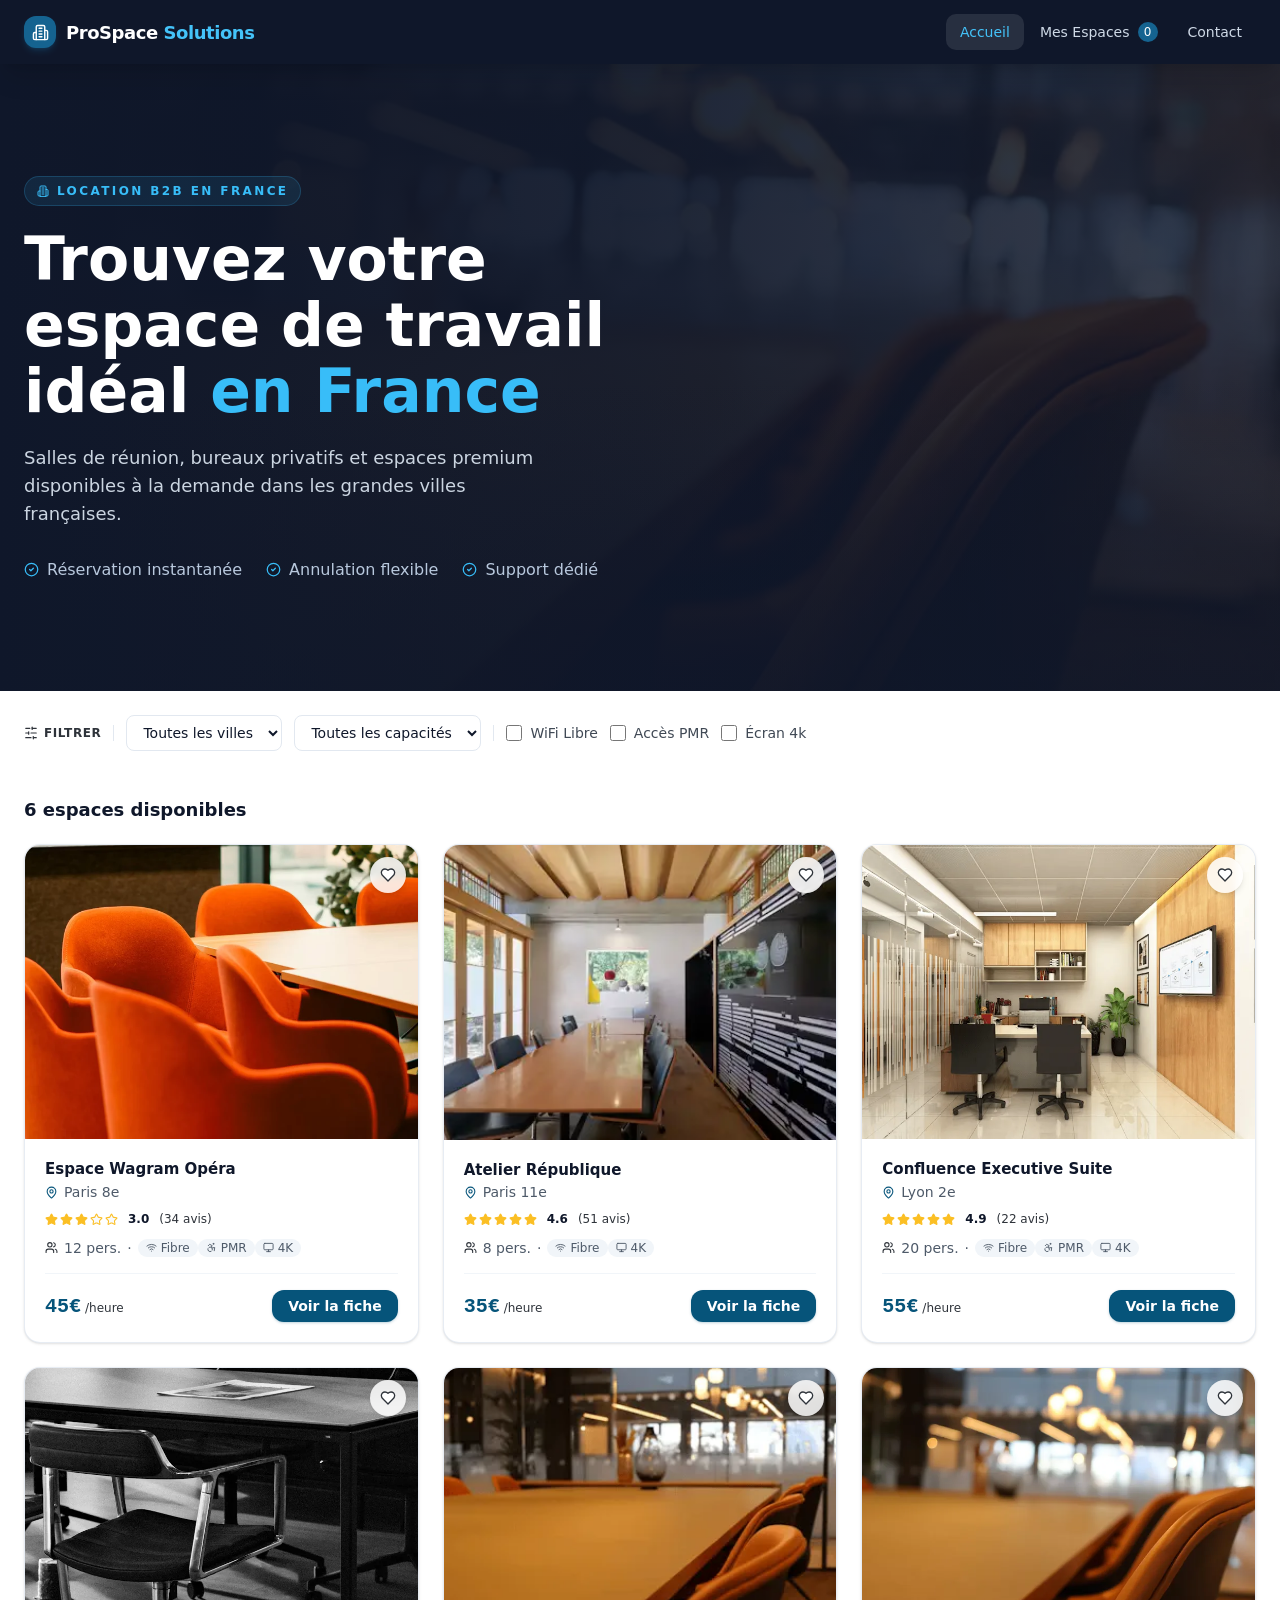
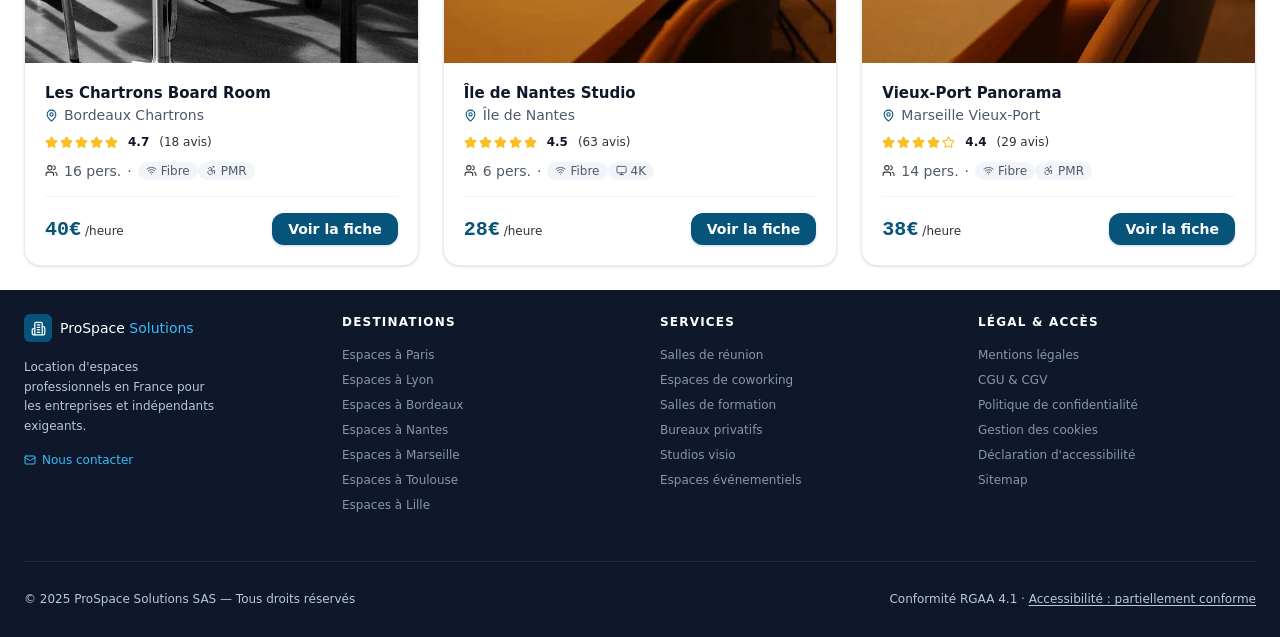
<file: index.html>
<!DOCTYPE html>
<html lang="fr">
    <head>
        <meta charset="UTF-8">
        <meta name="viewport" content="width=device-width, initial-scale=1.0">
        <meta name="description" content="Location d'espaces professionnels en France pour les entreprises et indépendants exigeants.">
        <meta name="robots" content="index, follow">

        <title>ProSpace Solutions | Trouvez votre espace de travail idéal en France</title>
        <link rel="stylesheet" href="/public/assets/css/styles.css">
        
        <!-- Open Graph -->
        <meta property="og:title" content="ProSpace Solutions | Trouvez votre espace de travail idéal en France">
        <meta property="og:description" content="Location d'espaces professionnels en France pour les entreprises et indépendants exigeants.">
        <meta property="og:image" content="/public/assets/images/logo.svg">
        <meta property="og:type" content="website">
        <!-- Twitter -->
        <meta name="twitter:card" content="summary_large_image">
        <meta name="twitter:title" content="ProSpace Solutions | Trouvez votre espace de travail idéal en France">
        <meta name="twitter:description" content="Location d'espaces professionnels en France pour les entreprises et indépendants exigeants.">
        <meta name="twitter:image" content="/public/assets/icon/web-app-manifest-512x512.png">
        <!-- Standard favicon for modern browsers -->
        <link rel="icon" type="image/png" href="/public/assets/icon/favicon-96x96.png" sizes="96x96">
        <link rel="icon" type="image/svg+xml" href="/public/assets/icon/favicon.svg">
        <!-- Backwards compatibility for old browsers -->
        <link rel="shortcut icon" href="/public/assets/icon/favicon.ico">
        <!-- Apple Touch Icon for iOS (modern devices) -->
        <link rel="apple-touch-icon" sizes="180x180" href="/public/assets/icon/apple-touch-icon.png">
        <!-- Android / Chrome PWA icons -->
        <link rel="icon" type="image/png" sizes="192x192" href="/public/assets/icon/web-app-manifest-192x192.png">
        <link rel="icon" type="image/png" sizes="512x512" href="/public/assets/icon/web-app-manifest-512x512.png">
        <!-- Safari pinned tab (macOS) -->
        <link rel="mask-icon" href="/public/assets/icon/favicon.svg" color="#5bbad5">
        <!-- Manifest for Progressive Web App -->
        <link rel="manifest" href="/public/assets/icon/site.webmanifest">

        <script type="application/ld+json" id="jsonld-catalog">
        {
            "@context": "https://schema.org",
            "@type": "Brand",
            "name": "ProSpace Solutions",
            "url": "https://prospacesolutions.changeme/",
            "logo": "",
            "description": "Location d'espaces professionnels en France pour les entreprises et indépendants exigeants.",
            "hasOfferCatalog": {
                "@type": "OfferCatalog",
                "name": "Espaces ProSpace Solutions",
                "itemListElement": [
                    {
                        "@type": "Product",
                        "name": "Espace Wagram Opéra",
                        "image": "/public/assets/images/logo.svg",
                        "description": "Espace de travail à Paris 8e, jusqu'à 12 personnes, avec fibre, accès PMR et écran 4K.",
                        "offers": {
                            "@type": "Offer",
                            "priceCurrency": "EUR",
                            "price": "45",
                            "priceSpecification": {
                                "@type": "UnitPriceSpecification",
                                "price": "45",
                                "priceCurrency": "EUR",
                                "unitText": "HOUR"
                            }
                        },
                        "aggregateRating": {
                            "@type": "AggregateRating",
                            "ratingValue": "4.8",
                            "reviewCount": "34"
                        }
                    },
                    {
                        "@type": "Product",
                        "name": "Atelier République",
                        "image": "",
                        "description": "Espace de travail à Paris 11e, jusqu'à 8 personnes, avec fibre et écran 4K.",
                        "offers": {
                            "@type": "Offer",
                            "priceCurrency": "EUR",
                            "price": "35",
                            "priceSpecification": {
                                "@type": "UnitPriceSpecification",
                                "price": "35",
                                "priceCurrency": "EUR",
                                "unitText": "HOUR"
                            }
                        },
                        "aggregateRating": {
                            "@type": "AggregateRating",
                            "ratingValue": "4.6",
                            "reviewCount": "51"
                        }
                    },
                    {
                        "@type": "Product",
                        "name": "Confluence Executive Suite",
                        "image": "",
                        "description": "Espace de travail à Lyon 2e, jusqu'à 20 personnes, avec fibre, accès PMR et écran 4K.",
                        "offers": {
                            "@type": "Offer",
                            "priceCurrency": "EUR",
                            "price": "55",
                            "priceSpecification": {
                                "@type": "UnitPriceSpecification",
                                "price": "55",
                                "priceCurrency": "EUR",
                                "unitText": "HOUR"
                            }
                        },
                        "aggregateRating": {
                            "@type": "AggregateRating",
                            "ratingValue": "4.9",
                            "reviewCount": "22"
                        }
                    },
                    {
                        "@type": "Product",
                        "name": "Les Chartrons Board Room",
                        "image": "",
                        "description": "Espace de travail à Bordeaux, jusqu'à 16 personnes, avec fibre et accès PMR.",
                        "offers": {
                            "@type": "Offer",
                            "priceCurrency": "EUR",
                            "price": "40",
                            "priceSpecification": {
                                "@type": "UnitPriceSpecification",
                                "price": "40",
                                "priceCurrency": "EUR",
                                "unitText": "HOUR"
                            }
                        },
                        "aggregateRating": {
                            "@type": "AggregateRating",
                            "ratingValue": "4.7",
                            "reviewCount": "18"
                        }
                    },
                    {
                        "@type": "Product",
                        "name": "Île de Nantes Studio",
                        "image": "",
                        "description": "Espace de travail à Nantes, jusqu'à 6 personnes, avec fibre et écran 4K.",
                        "offers": {
                            "@type": "Offer",
                            "priceCurrency": "EUR",
                            "price": "28",
                            "priceSpecification": {
                                "@type": "UnitPriceSpecification",
                                "price": "28",
                                "priceCurrency": "EUR",
                                "unitText": "HOUR"
                            }
                        },
                        "aggregateRating": {
                            "@type": "AggregateRating",
                            "ratingValue": "4.5",
                            "reviewCount": "63"
                        }
                    },
                    {
                        "@type": "Product",
                        "name": "Vieux-Port Panorama",
                        "image": "",
                        "description": "Espace de travail à Marseille, jusqu'à 14 personnes, avec fibre et accès PMR.",
                        "offers": {
                            "@type": "Offer",
                            "priceCurrency": "EUR",
                            "price": "38",
                            "priceSpecification": {
                                "@type": "UnitPriceSpecification",
                                "price": "38",
                                "priceCurrency": "EUR",
                                "unitText": "HOUR"
                            }
                        },
                        "aggregateRating": {
                            "@type": "AggregateRating",
                            "ratingValue": "4.4",
                            "reviewCount": "29"
                        }
                    }
                ]
            }
        }
        </script>
    </head>
    <body>
        <!-- ###### HEADER ###### -->
        <header id="header"></header>
        <!-- ###### MAIN ###### -->
        <main>
            <section class="hero" aria-labelledby="hero-title">
                <img class="hero-background-image" alt="Une salle de conférence avec table et chaises oranges" src="/public/assets/images/spaces/salle-reunion-chaises-oranges-flou.webp" fetchpriority="high"/>
                <div class="hero-primary-gradiant"></div>
                <div class="hero-secondary-gradiant"></div>
                <div class="hero-content">
                    <div class="hero-content-inner">
                        <div class="info-bullet">
                            <svg xmlns="http://www.w3.org/2000/svg" width="12" height="12" viewBox="0 0 24 24" fill="none" stroke="currentColor" stroke-width="2" stroke-linecap="round" stroke-linejoin="round" aria-hidden="true" focusable="false"><path d="M6 22V4a2 2 0 0 1 2-2h8a2 2 0 0 1 2 2v18Z"></path><path d="M6 12H4a2 2 0 0 0-2 2v6a2 2 0 0 0 2 2h2"></path><path d="M18 9h2a2 2 0 0 1 2 2v9a2 2 0 0 1-2 2h-2"></path><path d="M10 6h4"></path><path d="M10 10h4"></path><path d="M10 14h4"></path><path d="M10 18h4"></path></svg>
                            <span>Location B2B en France</span>
                        </div>

                        <h1 id="hero-title">Trouvez votre espace de travail idéal <span class="text-blue">en France</span></h1>
                        <h2>Salles de réunion, bureaux privatifs et espaces premium disponibles à la demande dans les grandes villes françaises.</h2>
                        <div class="hero-features">
                            <div class="hero-feature">
                                <svg xmlns="http://www.w3.org/2000/svg" width="15" height="15" viewBox="0 0 24 24" fill="none" stroke="currentColor" stroke-width="2" stroke-linecap="round" stroke-linejoin="round" aria-hidden="true" focusable="false"><circle cx="12" cy="12" r="10"></circle><path d="m9 12 2 2 4-4"></path></svg>
                                <span class="text-info-tertiary">Réservation instantanée</span>
                            </div>
                            <div class="hero-feature">
                                <svg xmlns="http://www.w3.org/2000/svg" width="15" height="15" viewBox="0 0 24 24" fill="none" stroke="currentColor" stroke-width="2" stroke-linecap="round" stroke-linejoin="round" aria-hidden="true" focusable="false"><circle cx="12" cy="12" r="10"></circle><path d="m9 12 2 2 4-4"></path></svg>
                                <span class="text-info-tertiary">Annulation flexible</span>
                            </div>
                            <div class="hero-feature">
                                <svg xmlns="http://www.w3.org/2000/svg" width="15" height="15" viewBox="0 0 24 24" fill="none" stroke="currentColor" stroke-width="2" stroke-linecap="round" stroke-linejoin="round" aria-hidden="true" focusable="false"><circle cx="12" cy="12" r="10"></circle><path d="m9 12 2 2 4-4"></path></svg>
                                <span class="text-info-tertiary">Support dédié</span>
                            </div>
                        </div>
                    </div>
                </div>
                
            </section>
            <section class="space_search">
                <div class="search">
                    <div class="search-options">
                        <div class="search-filter">
                            <svg xmlns="http://www.w3.org/2000/svg" width="14" height="14" viewBox="0 0 24 24" fill="none" stroke="currentColor" stroke-width="2" stroke-linecap="round" stroke-linejoin="round" aria-hidden="true" focusable="false"><line x1="21" x2="14" y1="4" y2="4"></line><line x1="10" x2="3" y1="4" y2="4"></line><line x1="21" x2="12" y1="12" y2="12"></line><line x1="8" x2="3" y1="12" y2="12"></line><line x1="21" x2="16" y1="20" y2="20"></line><line x1="12" x2="3" y1="20" y2="20"></line><line x1="14" x2="14" y1="2" y2="6"></line><line x1="8" x2="8" y1="10" y2="14"></line><line x1="16" x2="16" y1="18" y2="22"></line></svg>
                            <span>FILTRER</span>
                        </div>
                    </div>
                    <div class="search-divider"></div>
                    <div class="search-options">
                        <select id="search-city" class="search-select" aria-label="Ville">
                            <option value="">Toutes les villes</option>
                            <option value="lyon">Lyon</option>
                            <option value="bordeaux">Bordeaux</option>
                            <option value="nantes">Nantes</option>
                            <option value="marseille">Marseille</option>
                            <option value="toulouse">Toulouse</option>
                            <option value="lille">Lille</option>
                        </select>
                         <select id="search-capacity" class="search-select" aria-label="Capacité">
                            <option value="0">Toutes les capacités</option>
                            <option value="1">1 - 5 personnes</option>
                            <option value="2">6 - 10 personnes</option>
                            <option value="3">11 - 20 personnes</option>
                            <option value="4">20+ personnes</option>
                        </select>
                    </div>
                    <div class="search-divider"></div>
                    <div class="search-options">
                        <label for="search-option-fiber" class="search-label">
                            <input id="search-option-fiber" class="search-checkbox" type="checkbox">
                            WiFi Libre
                        </label>
                        <label for="search-option-pmr" class="search-label">
                            <input id="search-option-pmr" class="search-checkbox" type="checkbox">
                            Accès PMR
                        </label>
                        <label for="search-option-4k" class="search-label">
                            <input id="search-option-4k" class="search-checkbox" type="checkbox">
                            Écran 4k
                        </label>
                    </div>
                </div>
                <div class="spaces">
                    <h2></h2>
                    <div class="spaces-card-container" id="spaces-card-container">
                        
                    </div>
                    <div id="spaces-error" class="spaces-error" role="alert" hidden></div>
                    <div id="spaces-empty" class="spaces-empty" role="status" aria-live="polite" hidden></div>
                </div>
            </section>
        </main>
        <!-- ###### FOOTER ###### -->
        <footer id="footer"></footer>

        <script src="/public/assets/js/loader.js" defer></script>
        <script type="module" src="/public/assets/js/main.mjs"></script>
    </body>
    
</html>
</file>
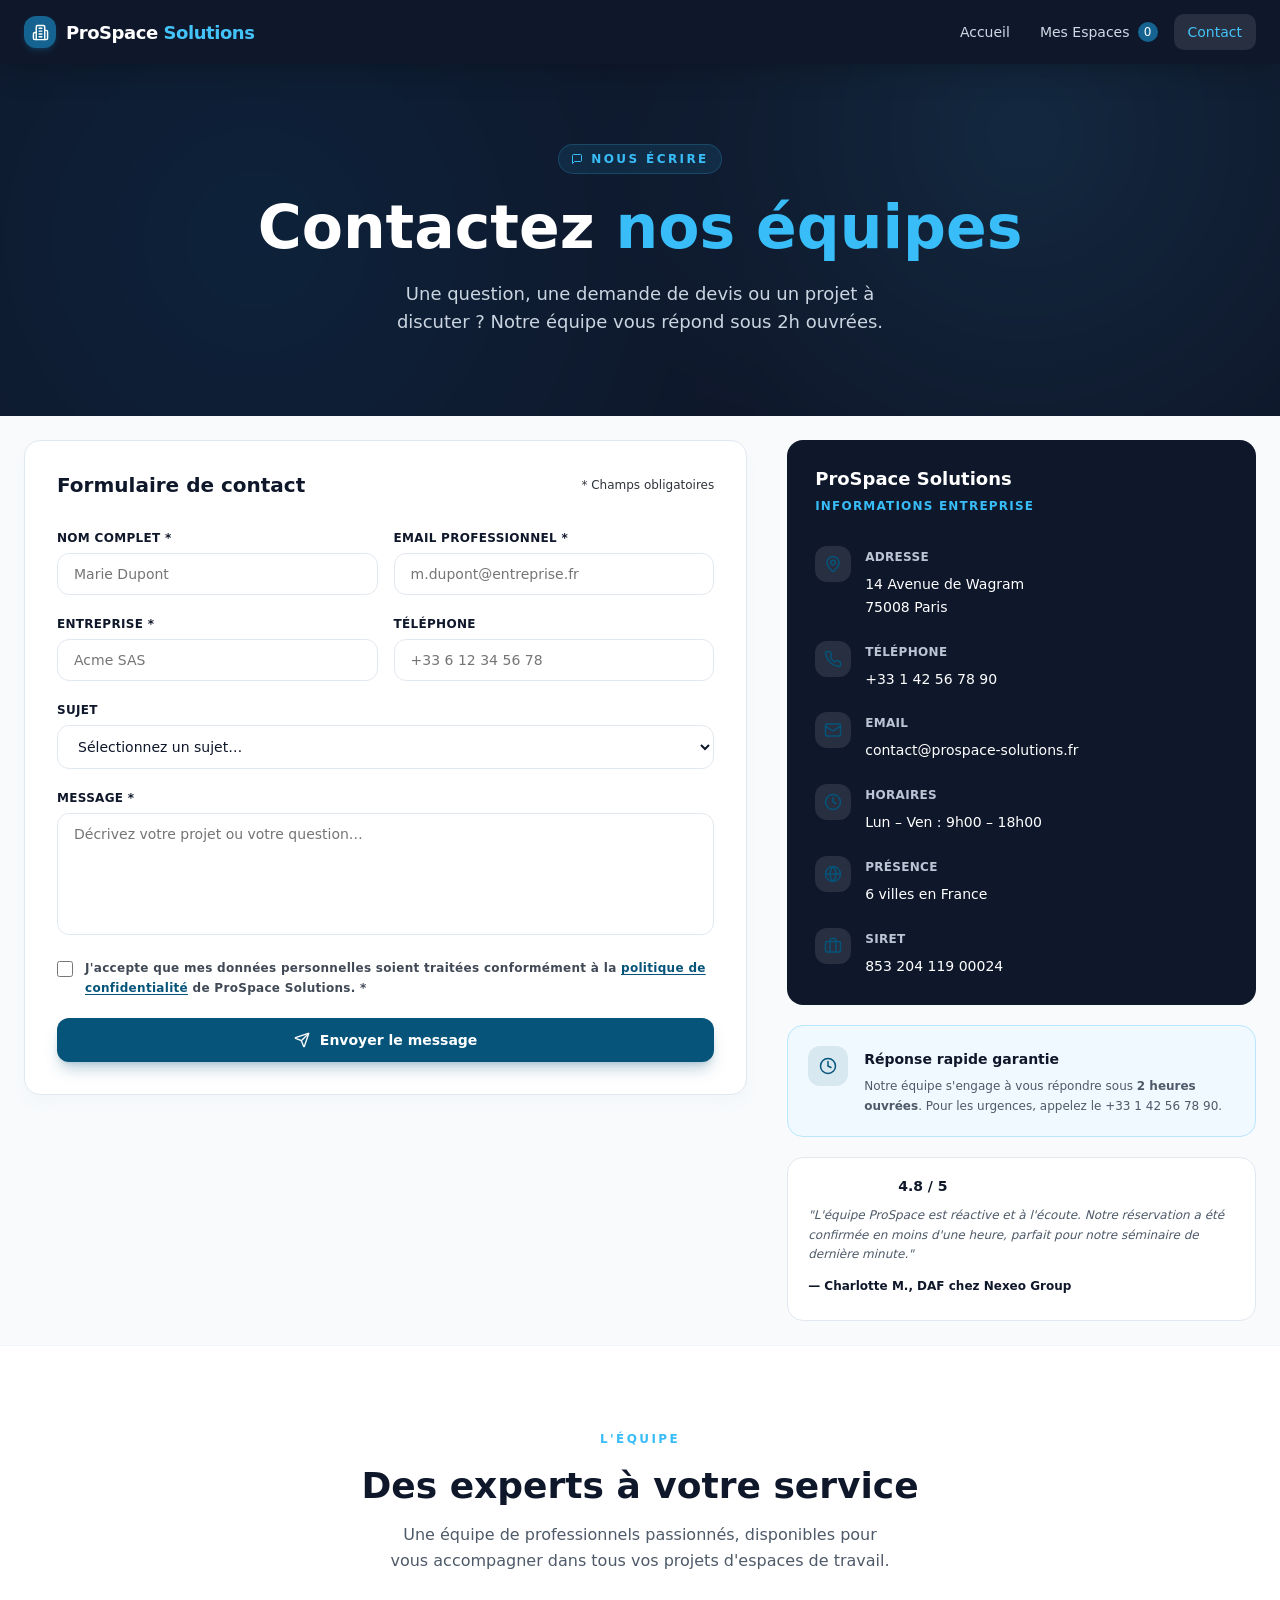
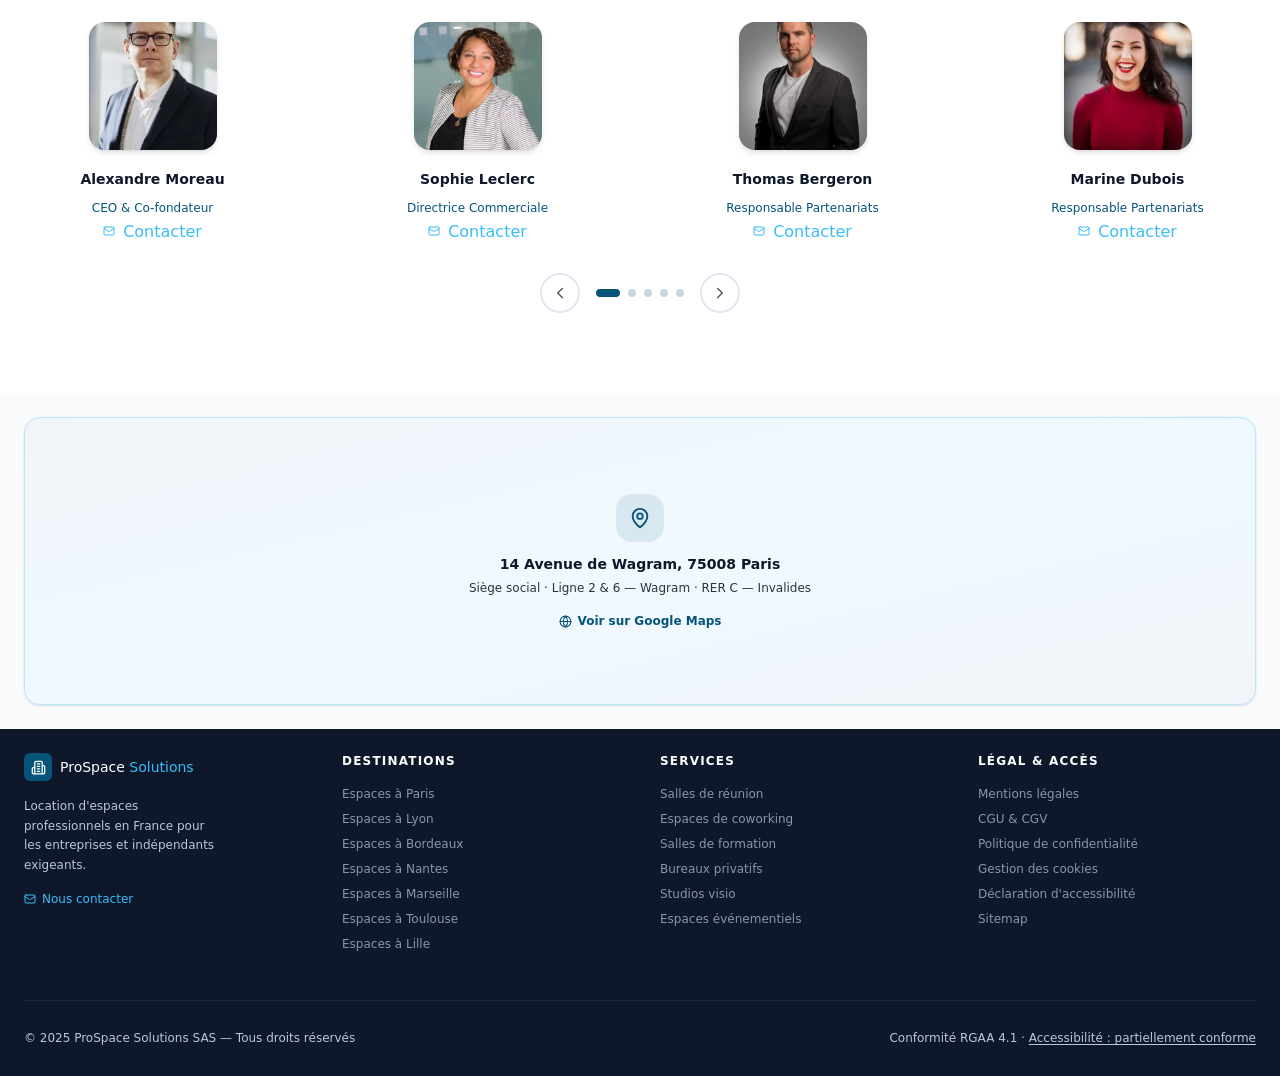
<file: public/pages/contact.html>
<!DOCTYPE html>
<html lang="fr">
    <head>
        <meta charset="UTF-8">
        <meta name="viewport" content="width=device-width, initial-scale=1.0">
        <meta name="description" content="Mes Espaces - Mes espaces ajoutées en favorites.">
        <meta name="robots" content="index, follow">

        <title>Contact | ProSpace Solutions | Trouvez votre espace de travail idéal en France</title>
        <link rel="stylesheet" href="/public/assets/css/styles.css">
        
        <!-- Open Graph -->
        <meta property="og:title" content="ProSpace Solutions | Trouvez votre espace de travail idéal en France">
        <meta property="og:description" content="Location d'espaces professionnels en France pour les entreprises et indépendants exigeants.">
        <meta property="og:image" content="/public/assets/images/logo.svg">
        <meta property="og:type" content="website">
        <!-- Standard favicon for modern browsers -->
        <link rel="icon" type="image/png" href="/public/assets/icon/favicon-96x96.png" sizes="96x96">
        <link rel="icon" type="image/svg+xml" href="/public/assets/icon/favicon.svg">
        <!-- Backwards compatibility for old browsers -->
        <link rel="shortcut icon" href="/public/assets/icon/favicon.ico">
        <!-- Apple Touch Icon for iOS (modern devices) -->
        <link rel="apple-touch-icon" sizes="180x180" href="/public/assets/icon/apple-touch-icon.png">
        <!-- Android / Chrome PWA icons -->
        <link rel="icon" type="image/png" sizes="192x192" href="/public/assets/icon/web-app-manifest-192x192.png">
        <link rel="icon" type="image/png" sizes="512x512" href="/public/assets/icon/web-app-manifest-512x512.png">
        <!-- Safari pinned tab (macOS) -->
        <link rel="mask-icon" href="/public/assets/icon/favicon.svg" color="#5bbad5">
        <!-- Manifest for Progressive Web App -->
        <link rel="manifest" href="/public/assets/icon/site.webmanifest">

    </head>
    <body>
        <!-- ###### HEADER ###### -->
        <header id="header"></header>
        <!-- ###### MAIN ###### -->
        <main>

            <section class="hero hero-center" aria-labelledby="hero-title">
                <div class="hero-background-gradiant"></div>
                <div class="hero-content hero-content-center">
                    <div class="info-bullet">
                        <svg xmlns="http://www.w3.org/2000/svg" width="12" height="12" viewBox="0 0 24 24" fill="none" stroke="currentColor" stroke-width="2" stroke-linecap="round" stroke-linejoin="round" aria-hidden="true" focusable="false"><path d="M21 15a2 2 0 0 1-2 2H7l-4 4V5a2 2 0 0 1 2-2h14a2 2 0 0 1 2 2z"></path></svg>
                        <span>Nous écrire</span>
                    </div>
                    <h1 id="hero-title">Contactez <span class="text-blue">nos équipes</span></h1>
                    <h2>Une question, une demande de devis ou un projet à discuter ? Notre équipe vous répond sous 2h ouvrées.</h2>
                </div>
                
            </section>
            <section class="contact" aria-labelledby="contact-form-title">
                <div class="contact-grid">
                    <div class="contact-grid-form">
                        <div class="contact-form-container">
                            <div class="contact-form-title">
                                <h2 id="contact-form-title" class="title-box-secondary">Formulaire de contact</h2>
                                <span class="text-info text-info-small">* Champs obligatoires</span>
                            </div>
                            <form action="" class="contact-form" id="contact-form" novalidate>
                                <div class="contact-form-row">
                                    <div>
                                        <label for="name">Nom complet *</label>
                                        <input name="name" id="name" type="text" value="" placeholder="Marie Dupont" aria-describedby="name-error">
                                        <p id="name-error" class="form-field-error" role="alert" hidden></p>
                                    </div>
                                    <div>
                                        <label for="email">Email professionnel *</label>
                                        <input name="email" id="email" type="text" value="" placeholder="m.dupont@entreprise.fr" aria-describedby="email-error">
                                        <p id="email-error" class="form-field-error" role="alert" hidden></p>
                                    </div>
                                </div>
                                <div class="contact-form-row">
                                    <div>
                                        <label for="company">Entreprise *</label>
                                        <input name="company" id="company" type="text" value="" placeholder="Acme SAS" aria-describedby="company-error">
                                        <p id="company-error" class="form-field-error" role="alert" hidden></p>
                                    </div>
                                    <div>
                                        <label for="phone">Téléphone</label>
                                        <input name="phone" id="phone" type="tel" pattern="^\+[0-9]{1,3}([ -]?[0-9]){6,14}$" value="" placeholder="+33 6 12 34 56 78">
                                        <p id="phone-error" class="form-field-error" role="alert" hidden></p>
                                    </div>
                                </div>
                                <div>
                                    <label for="subject">Sujet</label>
                                    <select name="subject" id="subject" aria-describedby="subject-error">
                                        <option value="">Sélectionnez un sujet…</option>
                                        <option value="information">Demande d'information</option>
                                        <option value="devis">Demande de devis</option>
                                        <option value="reservation">Réservation</option>
                                        <option value="partenariat">Partenariat</option>
                                        <option value="reclamation">Réclamation</option>
                                        <option value="autre">Autre</option>
                                    </select>
                                    <p id="subject-error" class="form-field-error" role="alert" hidden></p>
                                </div>
                                <div>
                                    <label for="message">Message *</label>
                                    <textarea name="message" id="message" placeholder="Décrivez votre projet ou votre question…" rows="6" aria-describedby="message-error"></textarea>
                                    <p id="message-error" class="form-field-error" role="alert" hidden></p>
                                </div>
                                <div>
                                    <label class="checkbox-label" for="politique">
                                        <div>
                                            <input id="politique" name="politique" type="checkbox" aria-describedby="politique-error">
                                        </div>
                                        <span>J'accepte que mes données personnelles soient traitées conformément à la <a href="#" class="text-link text-link-secondary">politique de confidentialité</a> de ProSpace Solutions. *</span>
                                    </label>
                                    <p id="politique-error" class="form-field-error" role="alert" hidden></p>
                                </div>
                                <input name="space" id="space" type="hidden" value="">
                                <button type="submit" class="box-btn">
                                    <svg xmlns="http://www.w3.org/2000/svg" width="16" height="16" viewBox="0 0 24 24" fill="none" stroke="currentColor" stroke-width="2" stroke-linecap="round" stroke-linejoin="round" aria-hidden="true" focusable="false"><path d="M14.536 21.686a.5.5 0 0 0 .937-.024l6.5-19a.496.496 0 0 0-.635-.635l-19 6.5a.5.5 0 0 0-.024.937l7.93 3.18a2 2 0 0 1 1.112 1.11z"></path><path d="m21.854 2.147-10.94 10.939"></path></svg>
                                    Envoyer le message
                                </button>
                                <div id="contact-form-confirmation" class="form-confirmation" role="status" aria-live="polite" hidden></div>
                            </form>
                        </div>
                    </div>
                    <aside class="contact-grid-info">
                        <div class="contact-info-details">
                            <h2>ProSpace Solutions</h2>
                            <p>Informations entreprise</p>
                            <div class="contact-info-details-container">
                                <div class="contact-info-details-line">
                                    <div>
                                        <svg xmlns="http://www.w3.org/2000/svg" width="18" height="18" viewBox="0 0 24 24" fill="none" stroke="currentColor" stroke-width="2" stroke-linecap="round" stroke-linejoin="round" aria-hidden="true" focusable="false"><path d="M20 10c0 4.993-5.539 10.193-7.399 11.799a1 1 0 0 1-1.202 0C9.539 20.193 4 14.993 4 10a8 8 0 0 1 16 0"></path><circle cx="12" cy="10" r="3"></circle></svg>
                                    </div>
                                    <div>
                                        <p>Adresse</p>
                                        <p>14 Avenue de Wagram
75008 Paris</p>
                                    </div>
                                </div>
                                <div class="contact-info-details-line">
                                    <div>
                                        <svg xmlns="http://www.w3.org/2000/svg" width="18" height="18" viewBox="0 0 24 24" fill="none" stroke="currentColor" stroke-width="2" stroke-linecap="round" stroke-linejoin="round" aria-hidden="true" focusable="false"><path d="M22 16.92v3a2 2 0 0 1-2.18 2 19.79 19.79 0 0 1-8.63-3.07 19.5 19.5 0 0 1-6-6 19.79 19.79 0 0 1-3.07-8.67A2 2 0 0 1 4.11 2h3a2 2 0 0 1 2 1.72 12.84 12.84 0 0 0 .7 2.81 2 2 0 0 1-.45 2.11L8.09 9.91a16 16 0 0 0 6 6l1.27-1.27a2 2 0 0 1 2.11-.45 12.84 12.84 0 0 0 2.81.7A2 2 0 0 1 22 16.92z"></path></svg>
                                    </div>
                                    <div>
                                        <p>Téléphone</p>
                                        <p>+33 1 42 56 78 90</p>
                                    </div>
                                </div>
                                <div class="contact-info-details-line">
                                    <div>
                                        <svg xmlns="http://www.w3.org/2000/svg" width="18" height="18" viewBox="0 0 24 24" fill="none" stroke="currentColor" stroke-width="2" stroke-linecap="round" stroke-linejoin="round" aria-hidden="true" focusable="false"><rect width="20" height="16" x="2" y="4" rx="2"></rect><path d="m22 7-8.97 5.7a1.94 1.94 0 0 1-2.06 0L2 7"></path></svg>
                                    </div>
                                    <div>
                                        <p>Email</p>
                                        <p>contact@prospace-solutions.fr</p>
                                    </div>
                                </div>
                                <div class="contact-info-details-line">
                                    <div>
                                        <svg xmlns="http://www.w3.org/2000/svg" width="18" height="18" viewBox="0 0 24 24" fill="none" stroke="currentColor" stroke-width="2" stroke-linecap="round" stroke-linejoin="round" aria-hidden="true" focusable="false"><circle cx="12" cy="12" r="10"></circle><polyline points="12 6 12 12 16 14"></polyline></svg>
                                    </div>
                                    <div>
                                        <p>Horaires</p>
                                        <p>Lun – Ven : 9h00 – 18h00</p>
                                    </div>
                                </div>
                                <div class="contact-info-details-line">
                                    <div>
                                        <svg xmlns="http://www.w3.org/2000/svg" width="18" height="18" viewBox="0 0 24 24" fill="none" stroke="currentColor" stroke-width="2" stroke-linecap="round" stroke-linejoin="round" aria-hidden="true" focusable="false"><circle cx="12" cy="12" r="10"></circle><path d="M12 2a14.5 14.5 0 0 0 0 20 14.5 14.5 0 0 0 0-20"></path><path d="M2 12h20"></path></svg>
                                    </div>
                                    <div>
                                        <p>Présence</p>
                                        <p>6 villes en France</p>
                                    </div>
                                </div>
                                <div class="contact-info-details-line">
                                    <div>
                                        <svg xmlns="http://www.w3.org/2000/svg" width="18" height="18" viewBox="0 0 24 24" fill="none" stroke="currentColor" stroke-width="2" stroke-linecap="round" stroke-linejoin="round" aria-hidden="true" focusable="false"><path d="M16 20V4a2 2 0 0 0-2-2h-4a2 2 0 0 0-2 2v16"></path><rect width="20" height="14" x="2" y="6" rx="2"></rect></svg>
                                    </div>
                                    <div>
                                        <p>SIRET</p>
                                        <p>853 204 119 00024</p>
                                    </div>
                                </div>
                            </div>
                            
                        </div>
                        <div class="contact-info-bullet">
                            <div class="contact-info-bullet-icon">
                                <svg xmlns="http://www.w3.org/2000/svg" width="18" height="18" viewBox="0 0 24 24" fill="none" stroke="currentColor" stroke-width="2" stroke-linecap="round" stroke-linejoin="round" aria-hidden="true" focusable="false"><circle cx="12" cy="12" r="10"></circle><polyline points="12 6 12 12 16 14"></polyline></svg>
                            </div>
                            <div class="contact-info-bullet-text">
                                <p>Réponse rapide garantie</p>
                                <p>Notre équipe s'engage à vous répondre sous <strong>2 heures ouvrées</strong>. Pour les urgences, appelez le +33 1 42 56 78 90.</p>
                            </div>
                        </div>
                        <div class="contact-info-featured-review">
                            <div class="contact-info-featured-review-rating">
                                <div class="star-container">
                                    <svg xmlns="http://www.w3.org/2000/svg" width="14" height="14" viewBox="0 0 24 24" fill="none" stroke="currentColor" stroke-width="2" stroke-linecap="round" stroke-linejoin="round" aria-hidden="true" focusable="false"><path d="M11.525 2.295a.53.53 0 0 1 .95 0l2.31 4.679a2.123 2.123 0 0 0 1.595 1.16l5.166.756a.53.53 0 0 1 .294.904l-3.736 3.638a2.123 2.123 0 0 0-.611 1.878l.882 5.14a.53.53 0 0 1-.771.56l-4.618-2.428a2.122 2.122 0 0 0-1.973 0L6.396 21.01a.53.53 0 0 1-.77-.56l.881-5.139a2.122 2.122 0 0 0-.611-1.879L2.16 9.795a.53.53 0 0 1 .294-.906l5.165-.755a2.122 2.122 0 0 0 1.597-1.16z"></path></svg>
                                    <svg xmlns="http://www.w3.org/2000/svg" width="14" height="14" viewBox="0 0 24 24" fill="none" stroke="currentColor" stroke-width="2" stroke-linecap="round" stroke-linejoin="round" aria-hidden="true" focusable="false"><path d="M11.525 2.295a.53.53 0 0 1 .95 0l2.31 4.679a2.123 2.123 0 0 0 1.595 1.16l5.166.756a.53.53 0 0 1 .294.904l-3.736 3.638a2.123 2.123 0 0 0-.611 1.878l.882 5.14a.53.53 0 0 1-.771.56l-4.618-2.428a2.122 2.122 0 0 0-1.973 0L6.396 21.01a.53.53 0 0 1-.77-.56l.881-5.139a2.122 2.122 0 0 0-.611-1.879L2.16 9.795a.53.53 0 0 1 .294-.906l5.165-.755a2.122 2.122 0 0 0 1.597-1.16z"></path></svg>
                                    <svg xmlns="http://www.w3.org/2000/svg" width="14" height="14" viewBox="0 0 24 24" fill="none" stroke="currentColor" stroke-width="2" stroke-linecap="round" stroke-linejoin="round" aria-hidden="true" focusable="false"><path d="M11.525 2.295a.53.53 0 0 1 .95 0l2.31 4.679a2.123 2.123 0 0 0 1.595 1.16l5.166.756a.53.53 0 0 1 .294.904l-3.736 3.638a2.123 2.123 0 0 0-.611 1.878l.882 5.14a.53.53 0 0 1-.771.56l-4.618-2.428a2.122 2.122 0 0 0-1.973 0L6.396 21.01a.53.53 0 0 1-.77-.56l.881-5.139a2.122 2.122 0 0 0-.611-1.879L2.16 9.795a.53.53 0 0 1 .294-.906l5.165-.755a2.122 2.122 0 0 0 1.597-1.16z"></path></svg>
                                    <svg xmlns="http://www.w3.org/2000/svg" width="14" height="14" viewBox="0 0 24 24" fill="none" stroke="currentColor" stroke-width="2" stroke-linecap="round" stroke-linejoin="round" aria-hidden="true" focusable="false"><path d="M11.525 2.295a.53.53 0 0 1 .95 0l2.31 4.679a2.123 2.123 0 0 0 1.595 1.16l5.166.756a.53.53 0 0 1 .294.904l-3.736 3.638a2.123 2.123 0 0 0-.611 1.878l.882 5.14a.53.53 0 0 1-.771.56l-4.618-2.428a2.122 2.122 0 0 0-1.973 0L6.396 21.01a.53.53 0 0 1-.77-.56l.881-5.139a2.122 2.122 0 0 0-.611-1.879L2.16 9.795a.53.53 0 0 1 .294-.906l5.165-.755a2.122 2.122 0 0 0 1.597-1.16z"></path></svg>
                                    <svg xmlns="http://www.w3.org/2000/svg" width="14" height="14" viewBox="0 0 24 24" fill="none" stroke="currentColor" stroke-width="2" stroke-linecap="round" stroke-linejoin="round" aria-hidden="true" focusable="false"><path d="M11.525 2.295a.53.53 0 0 1 .95 0l2.31 4.679a2.123 2.123 0 0 0 1.595 1.16l5.166.756a.53.53 0 0 1 .294.904l-3.736 3.638a2.123 2.123 0 0 0-.611 1.878l.882 5.14a.53.53 0 0 1-.771.56l-4.618-2.428a2.122 2.122 0 0 0-1.973 0L6.396 21.01a.53.53 0 0 1-.77-.56l.881-5.139a2.122 2.122 0 0 0-.611-1.879L2.16 9.795a.53.53 0 0 1 .294-.906l5.165-.755a2.122 2.122 0 0 0 1.597-1.16z"></path></svg>
                                </div>
                                <span>4.8 / 5</span>
                            </div>
                            <p>"L'équipe ProSpace est réactive et à l'écoute. Notre réservation a été confirmée en moins d'une heure, parfait pour notre séminaire de dernière minute."</p>
                            <p>— Charlotte M., DAF chez Nexeo Group</p>
                        </div>
                    </aside>
                </div>
            </section>
            <section class="team">
                <div class="container">
                    <div class="heading">
                        <p>L'équipe</p>
                        <h2>Des experts à votre service</h2>
                        <p>Une équipe de professionnels passionnés, disponibles pour vous accompagner dans tous vos projets d'espaces de travail.</p>
                    </div>
                    <div class="carousel" id="carousel" tabindex="0" aria-roledescription="carrousel" aria-label="Membres de l'équipe">
                        <div class="carousel-inner">
                            <div class="carousel-grid" id="carousel-grid">
                                
                                
                            </div>
                        </div>
                        <div class="carousel-controls" role="group" aria-label="Contrôles du carrousel">
                            <button type="button" class="btn-carousel-arrow" id="carousel-arrow-prev" aria-label="Membre précédent">
                                <svg xmlns="http://www.w3.org/2000/svg" width="18" height="18" viewBox="0 0 24 24" fill="none" stroke="currentColor" stroke-width="2" stroke-linecap="round" stroke-linejoin="round" aria-hidden="true" focusable="false"><path d="m15 18-6-6 6-6"></path></svg>
                            </button>
                            <div class="carousel-dots" id="carousel-dots" aria-label="Aller à un groupe de membres">
                            </div>
                            <button type="button" class="btn-carousel-arrow" id="carousel-arrow-next" aria-label="Membre suivant">
                                <svg xmlns="http://www.w3.org/2000/svg" width="18" height="18" viewBox="0 0 24 24" fill="none" stroke="currentColor" stroke-width="2" stroke-linecap="round" stroke-linejoin="round" aria-hidden="true" focusable="false"><path d="m9 18 6-6-6-6"></path></svg>
                            </button>
                        </div>
                        <p class="sr-only" role="status" aria-live="polite" id="carousel-live"></p>
                    </div>
                </div>
            </section>
            <section class="location">
                <div class="location-box box box-secondary">
                    <div class="location-icon">
                        <svg xmlns="http://www.w3.org/2000/svg" width="22" height="22" viewBox="0 0 24 24" fill="none" stroke="currentColor" stroke-width="2" stroke-linecap="round" stroke-linejoin="round" aria-hidden="true" focusable="false"><path d="M20 10c0 4.993-5.539 10.193-7.399 11.799a1 1 0 0 1-1.202 0C9.539 20.193 4 14.993 4 10a8 8 0 0 1 16 0"></path><circle cx="12" cy="10" r="3"></circle></svg>
                    </div>
                    <div class="location-adress text-small">
                        <p>14 Avenue de Wagram, 75008 Paris</p>
                        <p>Siège social · Ligne 2 & 6 — Wagram · RER C — Invalides</p>
                    </div>
                    <a href="https://maps.google.fr" class="location-link text-icon-link" rel="noopener noreferrer" title="Voir la localisation sur Google Maps" aria-label="Ouvrir Google Maps">
                        <svg xmlns="http://www.w3.org/2000/svg" width="13" height="13" viewBox="0 0 24 24" fill="none" stroke="currentColor" stroke-width="2" stroke-linecap="round" stroke-linejoin="round" aria-hidden="true" focusable="false"><circle cx="12" cy="12" r="10"></circle><path d="M12 2a14.5 14.5 0 0 0 0 20 14.5 14.5 0 0 0 0-20"></path><path d="M2 12h20"></path></svg>
                        Voir sur Google Maps
                    </a>
                </div>
            </section>
        </main>
        <!-- ###### FOOTER ###### -->
        <footer id="footer"></footer>

        <script src="/public/assets/js/loader.js" defer></script>
        <script type="module" src="/public/assets/js/main.mjs"></script>
    </body>
</file>
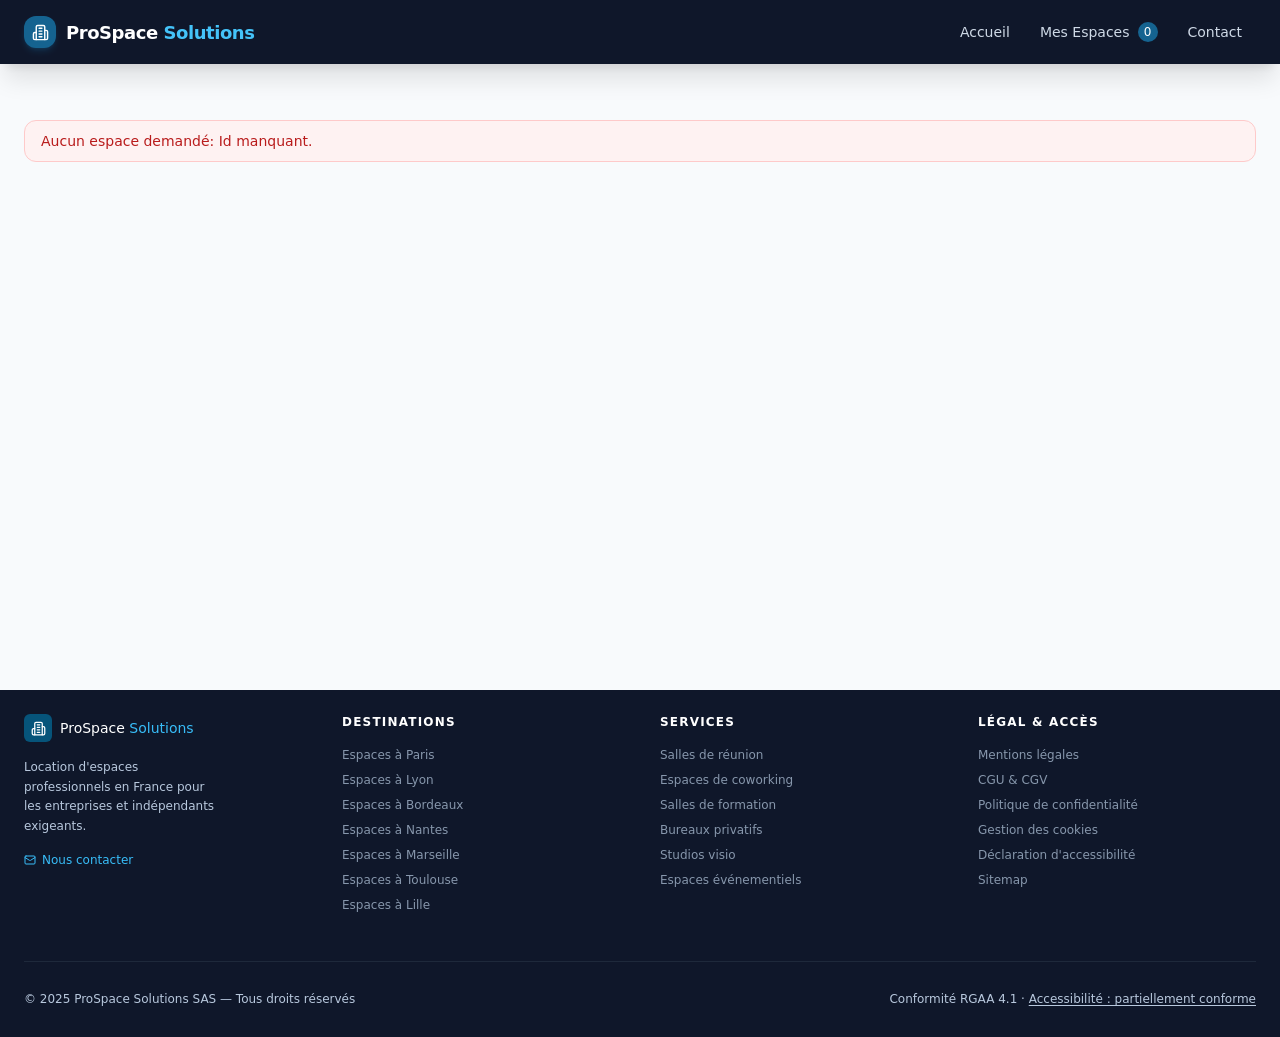
<file: public/pages/espace.html>
<!DOCTYPE html>
<html lang="fr">
    <head>
        <meta charset="UTF-8">
        <meta name="viewport" content="width=device-width, initial-scale=1.0">
        <meta name="description" content="Mes Espaces - Mes espaces ajoutées en favorites.">
        <meta name="robots" content="index, follow">

        <title>Mes Espaces | ProSpace Solutions | Trouvez votre espace de travail idéal en France</title>
        <link rel="stylesheet" href="/public/assets/css/styles.css">
        
        <!-- Open Graph -->
        <meta property="og:title" content="ProSpace Solutions | Trouvez votre espace de travail idéal en France">
        <meta property="og:description" content="Location d'espaces professionnels en France pour les entreprises et indépendants exigeants.">
        <meta property="og:image" content="/public/assets/images/logo.svg">
        <meta property="og:type" content="website">
        <!-- Standard favicon for modern browsers -->
        <link rel="icon" type="image/png" href="/public/assets/icon/favicon-96x96.png" sizes="96x96">
        <link rel="icon" type="image/svg+xml" href="/public/assets/icon/favicon.svg">
        <!-- Backwards compatibility for old browsers -->
        <link rel="shortcut icon" href="/public/assets/icon/favicon.ico">
        <!-- Apple Touch Icon for iOS (modern devices) -->
        <link rel="apple-touch-icon" sizes="180x180" href="/public/assets/icon/apple-touch-icon.png">
        <!-- Android / Chrome PWA icons -->
        <link rel="icon" type="image/png" sizes="192x192" href="/public/assets/icon/web-app-manifest-192x192.png">
        <link rel="icon" type="image/png" sizes="512x512" href="/public/assets/icon/web-app-manifest-512x512.png">
        <!-- Safari pinned tab (macOS) -->
        <link rel="mask-icon" href="/public/assets/icon/favicon.svg" color="#5bbad5">
        <!-- Manifest for Progressive Web App -->
        <link rel="manifest" href="/public/assets/icon/site.webmanifest">

    </head>
    <body>
        <!-- ###### HEADER ###### -->
        <header id="header"></header>
        <!-- ###### MAIN ###### -->
        <main>
            <nav class="breadcrumb" aria-label="Fil d'Ariane"></nav>
            <section id="space" class="space" aria-labelledby="space-title">
                <div id="space-error" class="space-error" role="alert" hidden></div>
                <input type="hidden" id="space-page">
                <div class="page-info">
                    <div class="page-info-description">
                        <h1 id="space-title" class="title title-big"></h1>
                        <div class="page-info-description-details">
                            <div class="space-card-location">
                                <svg xmlns="http://www.w3.org/2000/svg" width="13" height="13" viewBox="0 0 24 24" fill="none" stroke="currentColor" stroke-width="2" stroke-linecap="round" stroke-linejoin="round" aria-hidden="true" focusable="false"><path d="M20 10c0 4.993-5.539 10.193-7.399 11.799a1 1 0 0 1-1.202 0C9.539 20.193 4 14.993 4 10a8 8 0 0 1 16 0"></path><circle cx="12" cy="10" r="3"></circle></svg>
                                <span></span>
                            </div>
                            <div class="space-card-reviews">
                                <div class="star-container" id="star-container"></div>
                                <span class="text-bold"></span>
                                <span class="space-card-reviews__quant space-card-reviews__quant-small"></span>
                            </div>
                        </div>
                    </div>
                </div>
                <div class="space-images">
                    <div class="space-images-primary">
                        <img src="" alt="" loading="lazy">
                    </div>
                    <div class="space-images-side">
                        <div>
                            <img src="" alt="" loading="lazy">
                        </div>
                        <div>
                            <img src="" alt="" loading="lazy">
                        </div>
                    </div>
                </div>
                <div class="space-details">
                    <div class="space-details-info">
                        <div>
                            <h2 class="title title-category">À propos de cet espace</h2>
                            <p></p>
                        </div>
                        <div class="space-details-features">
                            <h2 class="title title-category">Équipements inclus</h2>
                            <ul class="space-details-features-list">
                                
                            </ul>
                        </div>
                        <div class="box box-secondary">
                            <h3 class="title title-box">Capacité & Configuration</h3>
                            <div class="space-details-config">
                                <svg xmlns="http://www.w3.org/2000/svg" width="16" height="16" viewBox="0 0 24 24" fill="none" stroke="currentColor" stroke-width="2" stroke-linecap="round" stroke-linejoin="round" aria-hidden="true" focusable="false"><path d="M16 21v-2a4 4 0 0 0-4-4H6a4 4 0 0 0-4 4v2"></path><circle cx="9" cy="7" r="4"></circle><path d="M22 21v-2a4 4 0 0 0-3-3.87"></path><path d="M16 3.13a4 4 0 0 1 0 7.75"></path></svg>
                                <div>
                                    <span>Jusqu'à <strong class="text-bold" id="space-details-capacity"></strong></span>
                                    <p>Configuration modulable : théâtre, classe, U, boardroom — sur demande.</p>
                                </div>
                            </div>
                        </div>
                    </div>
                    <div>
                        <div class="space-details-princing box">
                            <h3 class="title title-box">Tarifs</h3>
                            <div class="space-details-princing-list">
                                <div class="space-details-princing-line">
                                    <div>
                                        <svg xmlns="http://www.w3.org/2000/svg" width="14" height="14" viewBox="0 0 24 24" fill="none" stroke="currentColor" stroke-width="2" stroke-linecap="round" stroke-linejoin="round" aria-hidden="true" focusable="false"><circle cx="12" cy="12" r="10"></circle><polyline points="12 6 12 12 16 14"></polyline></svg>
                                        <span>À l'heure</span>
                                    </div>
                                    <span id="space-details-princing-hour">45€</span>
                                </div>
                                <div class="space-details-princing-line">
                                    <div>
                                        <svg xmlns="http://www.w3.org/2000/svg" width="14" height="14" viewBox="0 0 24 24" fill="none" stroke="currentColor" stroke-width="2" stroke-linecap="round" stroke-linejoin="round" aria-hidden="true" focusable="false"><circle cx="12" cy="12" r="10"></circle><polyline points="12 6 12 12 16 14"></polyline></svg>
                                        <span>Demi-journée (4h)</span>
                                    </div>
                                    <span id="space-details-princing-half_day">160€</span>
                                </div>
                                <div class="space-details-princing-line space-details-princing-line-highlight">
                                    <div>
                                        <svg xmlns="http://www.w3.org/2000/svg" width="14" height="14" viewBox="0 0 24 24" fill="none" stroke="currentColor" stroke-width="2" stroke-linecap="round" stroke-linejoin="round" aria-hidden="true" focusable="false"><circle cx="12" cy="12" r="10"></circle><polyline points="12 6 12 12 16 14"></polyline></svg>
                                        <span>Journée complète</span>
                                    </div>
                                    <span id="space-details-princing-day">280€</span>
                                </div>
                            </div>
                            <div class="space-details-princing-cta">
                                <button type="button" id="toggle-favorite" class="box-btn box-btn-red toggle-favorite" aria-label="Ajouter aux favoris">
                                    <svg xmlns="http://www.w3.org/2000/svg" width="17" height="17" viewBox="0 0 24 24" fill="none" stroke="currentColor" stroke-width="2" stroke-linecap="round" stroke-linejoin="round" aria-hidden="true" focusable="false"><path d="M19 14c1.49-1.46 3-3.21 3-5.5A5.5 5.5 0 0 0 16.5 3c-1.76 0-3 .5-4.5 2-1.5-1.5-2.74-2-4.5-2A5.5 5.5 0 0 0 2 8.5c0 2.3 1.5 4.05 3 5.5l7 7Z"></path></svg>
                                    <span>Sauvegarder en Favoris</span>
                                </button>
                                <button type="button" id="contact-team" class="box-btn" aria-label="Contacter l'equipe">
                                    <svg xmlns="http://www.w3.org/2000/svg" width="16" height="16" viewBox="0 0 24 24" fill="none" stroke="currentColor" stroke-width="2" stroke-linecap="round" stroke-linejoin="round" aria-hidden="true" focusable="false"><path d="M22 16.92v3a2 2 0 0 1-2.18 2 19.79 19.79 0 0 1-8.63-3.07 19.5 19.5 0 0 1-6-6 19.79 19.79 0 0 1-3.07-8.67A2 2 0 0 1 4.11 2h3a2 2 0 0 1 2 1.72 12.84 12.84 0 0 0 .7 2.81 2 2 0 0 1-.45 2.11L8.09 9.91a16 16 0 0 0 6 6l1.27-1.27a2 2 0 0 1 2.11-.45 12.84 12.84 0 0 0 2.81.7A2 2 0 0 1 22 16.92z"></path></svg>
                                    Contacter l'équipe
                                </button>
                            </div>
                            <p>Réponse garantie sous 2h ouvrées · Sans engagement</p>
                        </div>
                    </div>
                </div>
                
            </section>
                
        </main>
        <!-- ###### FOOTER ###### -->
        <footer id="footer"></footer>

        <script src="/public/assets/js/loader.js" defer></script>
        <script type="module" src="/public/assets/js/main.mjs"></script>
    </body>
</file>
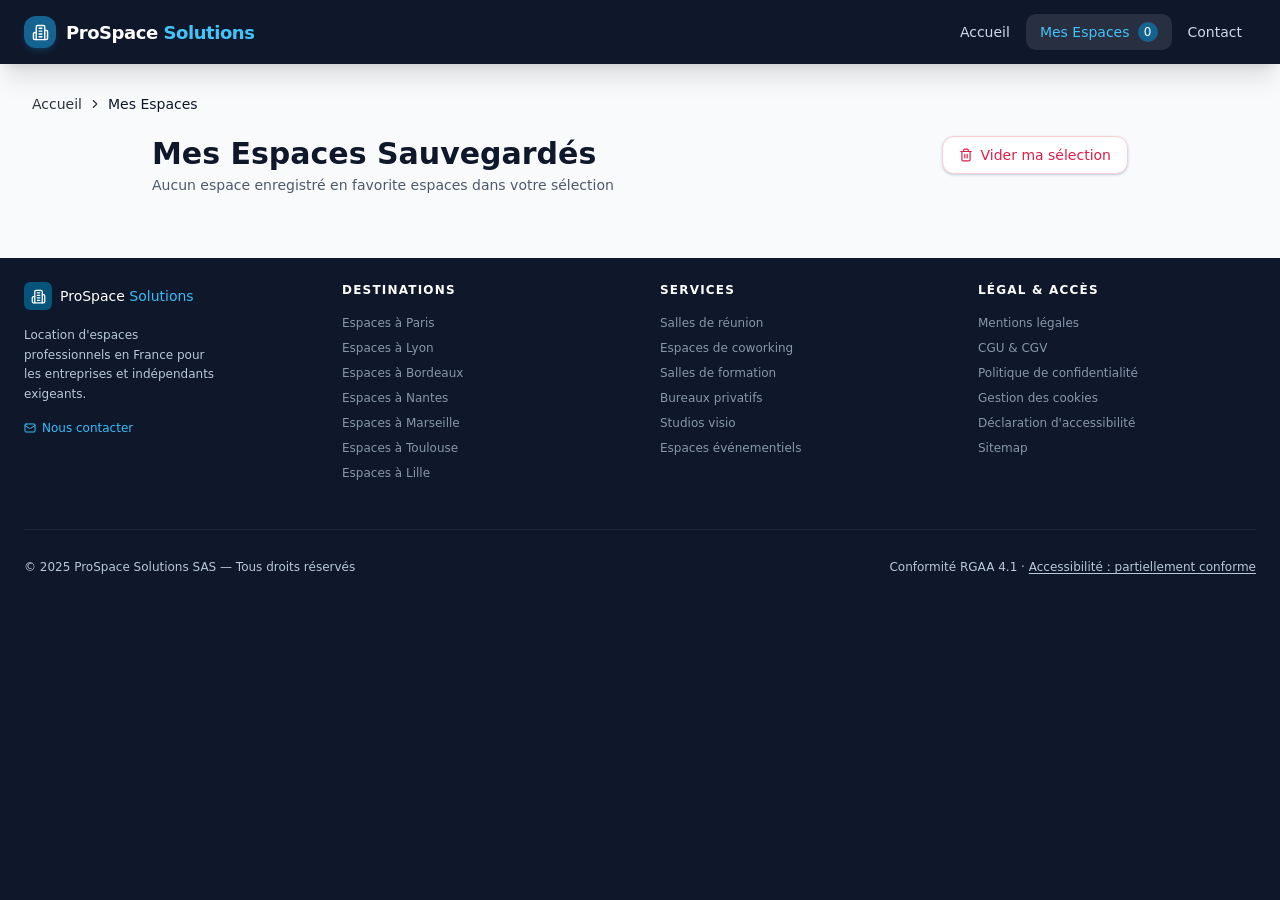
<file: public/pages/mes_espaces.html>
<!DOCTYPE html>
<html lang="fr">
    <head>
        <meta charset="UTF-8">
        <meta name="viewport" content="width=device-width, initial-scale=1.0">
        <meta name="description" content="Mes Espaces - Mes espaces ajoutées en favorites.">
        <meta name="robots" content="index, follow">

        <title>Mes Espaces | ProSpace Solutions | Trouvez votre espace de travail idéal en France</title>
        <link rel="stylesheet" href="/public/assets/css/styles.css">
        
        <!-- Open Graph -->
        <meta property="og:title" content="ProSpace Solutions | Trouvez votre espace de travail idéal en France">
        <meta property="og:description" content="Location d'espaces professionnels en France pour les entreprises et indépendants exigeants.">
        <meta property="og:image" content="/public/assets/images/logo.svg">
        <meta property="og:type" content="website">
        <!-- Standard favicon for modern browsers -->
        <link rel="icon" type="image/png" href="/public/assets/icon/favicon-96x96.png" sizes="96x96">
        <link rel="icon" type="image/svg+xml" href="/public/assets/icon/favicon.svg">
        <!-- Backwards compatibility for old browsers -->
        <link rel="shortcut icon" href="/public/assets/icon/favicon.ico">
        <!-- Apple Touch Icon for iOS (modern devices) -->
        <link rel="apple-touch-icon" sizes="180x180" href="/public/assets/icon/apple-touch-icon.png">
        <!-- Android / Chrome PWA icons -->
        <link rel="icon" type="image/png" sizes="192x192" href="/public/assets/icon/web-app-manifest-192x192.png">
        <link rel="icon" type="image/png" sizes="512x512" href="/public/assets/icon/web-app-manifest-512x512.png">
        <!-- Safari pinned tab (macOS) -->
        <link rel="mask-icon" href="/public/assets/icon/favicon.svg" color="#5bbad5">
        <!-- Manifest for Progressive Web App -->
        <link rel="manifest" href="/public/assets/icon/site.webmanifest">


    </head>
    <body>
        <!-- ###### HEADER ###### -->
        <header id="header"></header>
        <!-- ###### MAIN ###### -->
        <main>
            <nav class="breadcrumb" data-breadcrumb-label="Mes Espaces" aria-label="Fil d'Ariane"></nav>
            <section class="my_spaces" aria-labelledby="my_spaces-title">
                <div class="page-info">
                    <div class="page-info-description">
                        <h1 id="my_spaces-title" class="title title-medium">Mes Espaces Sauvegardés</h1>
                        <span><span id="my_spaces-quant">2</span> espaces dans votre sélection</span>
                    </div>
                    <button type="button" id="empty-favorites" class="btn-secondary btn-secondary-red" aria-label="Vider ma selection d'espaces favoris">
                        <svg xmlns="http://www.w3.org/2000/svg" width="14" height="14" viewBox="0 0 24 24" fill="none" stroke="currentColor" stroke-width="2" stroke-linecap="round" stroke-linejoin="round" aria-hidden="true" focusable="false"><path d="M3 6h18"></path><path d="M19 6v14c0 1-1 2-2 2H7c-1 0-2-1-2-2V6"></path><path d="M8 6V4c0-1 1-2 2-2h4c1 0 2 1 2 2v2"></path><line x1="10" x2="10" y1="11" y2="17"></line><line x1="14" x2="14" y1="11" y2="17"></line></svg>
                        Vider ma sélection
                    </button>
                </div>
                <div class="space-card-horizontal-container" id="space-card-horizontal-container">
                    
                </div>
            </section>
        </main>
        <!-- ###### FOOTER ###### -->
        <footer id="footer"></footer>

        <script src="/public/assets/js/loader.js" defer></script>
        <script type="module" src="/public/assets/js/main.mjs"></script>
    </body>
</file>
<file: public/assets/css/styles.css>
html {
  font-size: 16px;
}

body {
  background-color: #0F172A;
  color: #FFF;
  margin: 0;
  padding: 0;
  text-align: left;
  min-height: 100vh;
  font-family: ui-sans-serif, system-ui, sans-serif, sans-serif;
  font-optical-sizing: auto;
  font-variation-settings: normal;
  font-weight: 400;
  font-style: normal;
  text-rendering: auto;
  letter-spacing: normal;
  word-spacing: normal;
  line-height: normal;
  text-transform: none;
  text-indent: 0px;
  text-shadow: none;
  font-feature-settings: normal;
  font-kerning: auto;
  font-size-adjust: none;
}

*, ::after, ::before, ::backdrop, ::file-selector-button {
  box-sizing: border-box;
  margin: 0;
  padding: 0;
  border: 0 solid;
}

img, svg {
  display: block;
}

svg {
  overflow-clip-margin: content-box;
  overflow: hidden;
}

a {
  color: inherit;
  -webkit-text-decoration: inherit;
  text-decoration: inherit;
}

ul, ol {
  margin: 0;
  padding: 0;
}

li {
  list-style: none;
}

p {
  line-height: 1.688rem;
}

h1, h2 {
  font-weight: inherit;
  margin: 0;
  padding: 0;
}

h1 {
  font-size: 2.25rem;
}

h2 {
  font-size: 1rem;
}

button {
  appearance: none;
  background: none;
  border: none;
  padding: 0;
  margin: 0;
  font: inherit;
  color: inherit;
  line-height: normal;
  cursor: pointer;
  text-align: inherit;
}
button:focus {
  outline: none;
}

main {
  background-color: #F8FAFC;
}

button, input, select, optgroup, textarea, ::file-selector-button {
  font: inherit;
  font-feature-settings: inherit;
  font-variation-settings: inherit;
  letter-spacing: inherit;
  color: inherit;
  border-radius: 0;
  background-color: transparent;
  opacity: 1;
}

label {
  line-height: 1.5;
}

.btn-primary {
  padding: 0.5rem 1rem;
  background-color: #06547a;
  color: #FFF;
  font-size: 0.875rem;
  font-weight: 600;
  border-radius: 0.75rem;
  transition: background-color 150ms ease;
  box-shadow: 0 1px 3px 0 rgba(6, 84, 122, 0.2), 0 1px 2px -1px rgba(6, 84, 122, 0.2);
}
.btn-primary:hover {
  background-color: #0369A1;
}
.btn-primary:active {
  background-color: #0369A1;
}
.btn-primary:focus-visible {
  outline: 2px solid #38BDF8;
  outline-offset: 2px;
}
.btn-secondary {
  display: flex;
  flex-direction: row;
  justify-content: flex-start;
  align-items: center;
  gap: 0.5rem;
  padding: 0.625rem 1rem;
  font-size: 0.875rem;
  font-weight: 600;
  cursor: pointer;
  color: #FFF;
  background-color: #06547a;
  border: 1px solid #FFF;
  border-radius: 0.75rem;
  transition: all 150ms ease;
  box-shadow: 0 1px 3px 0 rgba(6, 84, 122, 0.2), 0 1px 2px -1px rgba(6, 84, 122, 0.2);
}
.btn-secondary:hover {
  background-color: #0369A1;
}
.btn-secondary-red {
  font-weight: 500;
  color: #E11D48;
  border: 1px solid #FECDD3;
  background-color: #FFF;
}
.btn-secondary-red:hover {
  background-color: #FFF1F2;
  border-color: #FDA4AF;
}
.btn-secondary-delete {
  gap: 0.375rem;
  padding: 0.625rem 0.75rem;
  color: #4e5a69;
  border: 1px solid #E2E8F0;
  background-color: #F0F9FF;
}
.btn-secondary-delete:hover {
  border-color: #FDA4AF;
  color: #F43F5E;
  background-color: #FFF1F2;
}

.box-btn {
  display: flex;
  flex-direction: row;
  justify-content: center;
  align-items: center;
  width: 100%;
  gap: 0.625rem;
  padding: 0.875rem 0;
  border-radius: 0.75rem;
  background-color: #06547a;
  color: #FFF;
  font-weight: 700;
  font-size: 0.875rem;
  transition: all 150ms ease;
  box-shadow: 0 10px 15px -3px rgba(6, 84, 122, 0.25), 0 4px 6px -4px rgba(6, 84, 122, 0.25);
}
.box-btn:hover {
  background-color: #0369A1;
}
.box-btn:active {
  background-color: #075985;
}
.box-btn:focus-visible {
  outline: 2px solid #38BDF8;
  outline-offset: 2px;
}
.box-btn-secondary {
  padding: 0.75rem 0;
  border: 2px solid #E2E8F0;
  font-weight: 600;
  color: #4e5a69;
  background-color: #F0F9FF;
  box-shadow: none;
}
.box-btn-secondary:hover {
  border-color: #06547a;
  color: #06547a;
  background-color: #F0F9FF;
}
.box-btn-red {
  border: 2px solid #FB7185;
  background-color: #FFF1F2;
  color: #E11D48;
  font-weight: 600;
}
.box-btn-red:hover {
  background-color: #FFE4E6;
}

.btn-carousel-arrow {
  width: 2.5rem;
  height: 2.5rem;
  border-radius: 9999px;
  border: 2px solid #E2E8F0;
  color: #4e5a69;
  display: flex;
  align-items: center;
  justify-content: center;
  transition: all 150ms ease;
}
.btn-carousel-arrow:hover {
  border-color: #06547a;
  background-color: #06547a;
  color: #FFF;
}
.btn-carousel-dot {
  border-radius: 9999px;
  transition: all 200ms ease;
  width: 0.5rem;
  height: 0.5rem;
  background-color: #CBD5E1;
}
.btn-carousel-dot:hover {
  background-color: #2e333a;
}
.btn-carousel-dot-active {
  width: 1.5rem;
  height: 0.5rem;
  background-color: #06547a;
}

.text-blue {
  color: #38BDF8;
}
.text-info {
  font-size: 0.875rem;
  line-height: 1.25rem;
  color: #2e333a;
}
.text-info-small {
  font-size: 0.75rem;
}
.text-info-tertiary {
  color: #b8c8dd;
}
.text-link {
  text-decoration: underline;
  text-underline-offset: 2px;
}
.text-link:hover {
  color: #38BDF8;
  cursor: pointer;
}
.text-link-secondary {
  color: #06547a;
}
.text-link-secondary:hover {
  color: #0369A1;
}
.text-icon-link {
  display: inline-flex;
  align-items: center;
  gap: 0.375rem;
  font-size: 0.75rem;
  color: #06547a;
  font-weight: 600;
  text-underline-offset: 2px;
  margin-top: 0.25rem;
}
.text-icon-link:hover {
  text-decoration: underline;
}
.text-bold {
  font-weight: 700;
  color: #0F172A;
  font-size: 0.875rem;
}
.text-small {
  font-size: 0.875rem;
  line-height: 1.25rem;
}
.text-small > * {
  font-size: 0.875rem;
  line-height: 1.25rem;
}

.title {
  font-size: 1.25rem;
  font-weight: 800;
  color: #0F172A;
}
.title-big {
  margin-bottom: 0.75rem;
  line-height: 1.25;
}
@media (min-width: 640px) {
  .title-big {
    font-size: 2.25rem;
  }
}
.title-medium {
  font-size: 1.875rem;
  margin-bottom: 0.25rem;
}
.title-category {
  font-weight: 700;
  margin-bottom: 1rem;
}
.title-box {
  font-weight: 700;
  color: #0F172A;
  margin-bottom: 0.75rem;
  font-size: 1rem;
}
.title-box-secondary {
  color: #0F172A;
  font-size: 1.25rem;
  font-weight: 700;
}

.space-card {
  background-color: #FFF;
  border-radius: 1rem;
  overflow: hidden;
  border: 1px solid rgba(226, 232, 240, 0.8);
  box-shadow: 0 1px 3px 0 rgba(0, 0, 0, 0.1), 0 1px 2px -1px rgba(0, 0, 0, 0.1);
  display: flex;
  flex-direction: column;
  transition: all 200ms ease;
}
.space-card:hover {
  box-shadow: 0 10px 15px -3px rgba(0, 0, 0, 0.1), 0 4px 6px -4px rgba(0, 0, 0, 0.1);
  transform: translateY(-0.125rem);
}
.space-card-image {
  position: relative;
  overflow: hidden;
  background-color: #E2E8F0;
  aspect-ratio: 4/3;
}
.space-card-image img {
  width: 100%;
  height: 100%;
  object-fit: cover;
}
.space-card-image-favorite {
  display: flex;
  flex-direction: row;
  justify-content: center;
  align-items: center;
  position: absolute;
  top: 0.75rem;
  right: 0.75rem;
  width: 2.25rem;
  height: 2.25rem;
  border-radius: 9999px;
  background-color: rgba(255, 255, 255, 0.85);
  backdrop-filter: blur(4px);
  -webkit-backdrop-filter: blur(4px);
  box-shadow: 0 4px 6px -1px rgba(0, 0, 0, 0.1), 0 2px 4px -2px rgba(0, 0, 0, 0.1);
  color: #2e333a;
  border: none;
  cursor: pointer;
  transition: all 150ms ease;
}
.space-card-image-favorite:hover {
  color: #F43F5E;
  background-color: #FFF;
}
.space-card-image-favorite svg {
  fill: #FFF;
}
.space-card-image-favorite-active {
  background-color: #F43F5E;
  color: #FFF;
  box-shadow: 0 4px 6px -1px rgba(244, 63, 94, 0.3), 0 2px 4px -2px rgba(244, 63, 94, 0.3);
}
.space-card-info {
  padding: 1.25rem;
  display: flex;
  flex-direction: column;
  flex: 1;
}
.space-card-info h3 {
  font-weight: 600;
  color: #0F172A;
  font-size: 0.9375rem;
  margin-bottom: 0.25rem;
  line-height: 1.375;
}
.space-card-location {
  display: flex;
  flex-direction: row;
  justify-content: flex-start;
  align-items: center;
  gap: 0.375rem;
  color: #4e5a69;
  font-size: 0.875rem;
  margin-bottom: 0.75rem;
}
.space-card-location > svg {
  color: #06547a;
  flex-shrink: 0;
}
.space-card-reviews {
  display: flex;
  flex-direction: row;
  justify-content: flex-start;
  align-items: center;
  gap: 0.625rem;
  margin-bottom: 0.75rem;
  font-size: 0.75rem;
}
.space-card-reviews__value {
  font-weight: 600;
  color: #0F172A;
}
.space-card-reviews__quant {
  color: #2e333a;
}
.space-card-reviews__quant-small {
  font-size: 0.75rem;
}
.space-card-features {
  display: flex;
  flex-direction: row;
  justify-content: flex-start;
  align-items: center;
  flex-wrap: wrap;
  gap: 0.375rem;
  margin-bottom: 1rem;
}
.space-card-features-capacity svg {
  color: #2e333a;
}
.space-card-features-capacity {
  display: inline-flex;
  align-items: center;
  gap: 0.375rem;
  font-size: 0.875rem;
  color: #4e5a69;
}
.space-card-features-tag {
  display: inline-flex;
  align-items: center;
  gap: 0.25rem;
  font-size: 0.75rem;
  color: #4e5a69;
  background-color: #F1F5F9;
  padding: 0.125rem 0.5rem;
  border-radius: 9999px;
}
.space-card-price-cta {
  margin-top: auto;
  display: flex;
  align-items: center;
  justify-content: space-between;
  padding-top: 1rem;
  border-top: 1px solid #F1F5F9;
}
.space-card-price {
  display: flex;
  align-items: baseline;
  gap: 0.25rem;
}
.space-card-price span:first-of-type {
  font-family: monospace;
  font-weight: 700;
  color: #06547a;
  font-size: 1.25rem;
  font-variant-numeric: tabular-nums;
}
.space-card-price span:last-of-type {
  color: #2e333a;
  font-size: 0.75rem;
}
.space-card-price-small span:first-of-type {
  font-size: 1rem;
}

.space-card-horizontal {
  flex-direction: row;
  overflow: hidden;
  transition: all 200ms ease;
}
.space-card-horizontal:hover {
  box-shadow: 0 10px 15px -3px rgba(0, 0, 0, 0.1), 0 4px 6px -4px rgba(0, 0, 0, 0.1);
  transform: none;
}
.space-card-horizontal:hover .space-card-image img {
  transform: scale(1.05);
}
.space-card-horizontal .space-card-image {
  width: 9rem;
  aspect-ratio: unset;
  flex-shrink: 0;
}
@media (min-width: 640px) {
  .space-card-horizontal .space-card-image {
    width: 13rem;
  }
}
.space-card-horizontal .space-card-image img {
  transition: transform 500ms ease;
}
.space-card-horizontal .space-card-features-capacity {
  color: #4e5a69;
}
.space-card-horizontal-info-container {
  flex: 1;
  padding: 1.25rem;
  display: flex;
  flex-direction: column;
  gap: 1rem;
  min-width: 0;
}
@media (min-width: 640px) {
  .space-card-horizontal-info-container {
    flex-direction: row;
    align-items: center;
  }
}
.space-card-horizontal .space-card-info {
  margin: 0;
  padding: 0;
  flex: 1;
  min-width: 0;
}
.space-card-horizontal .space-card-info h3 {
  font-weight: 700;
  font-size: 1rem;
  white-space: nowrap;
  overflow: hidden;
  text-overflow: ellipsis;
  margin-top: 0;
  margin-bottom: 0.25rem;
  line-height: 1.5rem;
}
.space-card-horizontal .space-card-cta {
  display: flex;
  align-items: center;
  gap: 0.5rem;
  flex-shrink: 0;
}
.space-card-horizontal .space-card-features {
  display: flex;
  flex-direction: row;
  justify-content: flex-start;
  align-items: center;
  flex-wrap: wrap;
  gap: 1rem;
  margin: 0;
}
.space-card-horizontal .space-card-reviews {
  display: flex;
  align-items: center;
  gap: 0.375rem;
  margin: 0;
}
.space-card-horizontal-cta {
  display: flex;
  align-items: center;
  gap: 0.5rem;
  flex-shrink: 0;
}
.space-card-horizontal-container > :not(:last-child) {
  margin-bottom: 1rem;
}

.box {
  background-color: #FFF;
  border-radius: 1rem;
  border: 1px solid #E2E8F0;
  box-shadow: 0 20px 25px -5px rgba(226, 232, 240, 0.6), 0 8px 10px -6px rgba(226, 232, 240, 0.6);
  padding: 1.5rem;
  overflow: hidden;
}
.box-secondary {
  background-color: #F0F9FF;
  border: 1px solid #BAE6FD;
  box-shadow: none;
}

form {
  color: #0F172A;
}
form input, form select, form textarea {
  color: #0F172A;
  width: 100%;
  padding: 0.75rem 1rem;
  border-radius: 0.75rem;
  border: 1px solid #E2E8F0;
  background-color: #FFF;
  transition: all 150ms ease;
  font-size: 0.875rem;
}
form input:hover, form select:hover, form textarea:hover {
  border-color: #CBD5E1;
}
form input:focus, form select:focus, form textarea:focus {
  outline: none;
  border-color: #38BDF8;
  box-shadow: 0 0 0 2px rgba(56, 189, 248, 0.5);
}
form label {
  display: block;
  font-size: 0.75rem;
  font-weight: 600;
  margin-bottom: 0.375rem;
  text-transform: uppercase;
  letter-spacing: 0.025em;
}
form label.checkbox-label {
  display: flex;
  align-items: flex-start;
  gap: 0.75rem;
  cursor: pointer;
  color: #404955;
  text-transform: none;
  margin: 0;
}
form label.checkbox-label div {
  position: relative;
  margin-top: 0.125rem;
}
form label.checkbox-label span {
  font-size: 0.75rem;
  line-height: 1.625;
}
form select {
  cursor: pointer;
}
form textarea {
  resize: none;
}
form input[type=checkbox] {
  width: 1rem;
  height: 1rem;
  border-radius: 0.25rem;
  border-color: #CBD5E1;
  accent-color: #06547a;
  cursor: pointer;
}

.form-field-error {
  color: #F43F5E;
}
.form-confirmation {
  color: #2c9454;
  background-color: #cfeedb;
  border: 1px solid #2c9454;
  border-radius: 0.75rem;
  padding: 0.875rem 1rem;
  font-size: 0.875rem;
  margin-top: 1rem;
}
.form-confirmation-error {
  color: #F43F5E;
  background-color: #FDA4AF;
  border-color: #F43F5E;
}

.star-container {
  display: flex;
  align-items: center;
  gap: 0.125rem;
}
.star-container .star-filled > svg {
  fill: #FBBF24;
  color: #FBBF24;
}
.star-container .star-empty > svg {
  fill: #F8FAFC;
  color: #FBBF24;
}

.heading {
  text-align: center;
  margin-bottom: 3rem;
}
.heading p:first-of-type {
  color: #38BDF8;
  font-size: 0.75rem;
  font-weight: 700;
  letter-spacing: 0.2em;
  text-transform: uppercase;
  margin-bottom: 0.75rem;
}
.heading h2 {
  font-size: 1.875rem;
  font-weight: 800;
  color: #0F172A;
  margin-bottom: 1rem;
}
@media (min-width: 640px) {
  .heading h2 {
    font-size: 2.25rem;
  }
}
.heading p:last-of-type {
  color: #4e5a69;
  font-size: 1rem;
  max-width: 32rem;
  margin-left: auto;
  margin-right: auto;
  line-height: 1.625;
}

@keyframes spin {
  to {
    transform: rotate(360deg);
  }
}
.is-loading {
  opacity: 0.4;
  pointer-events: none;
  transition: opacity 200ms ease;
}

.spinner {
  width: 1.25rem;
  height: 1.25rem;
  border-radius: 9999px;
  border: 2px solid #E2E8F0;
  border-top-color: #06547a;
  animation: spin 700ms linear infinite;
  display: inline-block;
  color: #0F172A;
}

.spaces-loading {
  display: flex;
  flex-direction: row;
  justify-content: center;
  align-items: center;
  font-size: 1.25rem;
  gap: 1rem;
  color: #8797ac;
}

.breadcrumb {
  padding-top: 2rem;
  padding-left: 2rem;
}
.breadcrumb ol {
  display: flex;
  flex-direction: row;
  justify-content: flex-start;
  align-items: center;
  flex-wrap: wrap;
  gap: 0.375rem;
  list-style: none;
  margin: 0;
  padding: 0;
  font-size: 0.875rem;
  color: #2e333a;
}
.breadcrumb li {
  display: flex;
  align-items: center;
}
.breadcrumb a {
  color: inherit;
  text-decoration: none;
  transition: color 150ms ease;
}
.breadcrumb a:hover {
  color: #8797ac;
}
.breadcrumb span[aria-current=page] {
  color: #0F172A;
  font-weight: 500;
}
.breadcrumb .breadcrumb-separator {
  display: flex;
  color: #2e333a;
}

header {
  color: #FFF;
  background-color: #0F172A;
  position: sticky;
  top: 0;
  z-index: 50;
  box-shadow: 0 20px 25px -5px rgba(0, 0, 0, 0.1), 0 8px 10px -6px rgba(0, 0, 0, 0.1);
}

.header-inner {
  display: flex;
  flex-direction: row;
  justify-content: space-between;
  align-items: center;
  max-width: 80rem;
  height: 4rem;
  margin: auto;
  padding: 0 1rem;
  height: 4rem;
}
@media (min-width: 640px) {
  .header-inner {
    padding: 0 1.5rem;
  }
}

.logo {
  display: flex;
  flex-direction: row;
  justify-content: center;
  align-items: center;
  gap: 0.625rem;
  font-weight: 700;
  font-size: 1.125rem;
  letter-spacing: -0.025em;
  mix-blend-mode: screen;
}
.logo__text {
  color: #FFF;
}
.logo-icon {
  width: 2rem;
  height: 2rem;
  border-radius: 0.75rem;
  background-color: #06547a;
  display: flex;
  flex-direction: row;
  justify-content: center;
  align-items: center;
  box-shadow: 0 4px 6px -1px rgba(6, 84, 122, 0.3), 0 2px 4px -2px rgba(6, 84, 122, 0.3);
}

.header-nav ul {
  display: flex;
  flex-direction: row;
  justify-content: center;
  align-items: center;
  gap: 0.125rem;
}
.header-nav-space_quant {
  display: flex;
  flex-direction: row;
  justify-content: center;
  align-items: center;
  border-radius: 50%;
  width: 1.25rem;
  height: 1.25rem;
  background-color: #06547a;
  color: white;
  font-size: 0.75rem;
  line-height: 1rem;
  font-variant-numeric: tabular-nums;
}

.header-nav-link {
  padding: 0.5rem 0.875rem;
  border-radius: calc(0.75rem - 2px);
  font-size: 0.875rem;
  line-height: 1.25rem;
  font-weight: 500;
  transition-property: all;
  transition-duration: 150ms;
  transition-timing-function: cubic-bezier(0.4, 0, 0.2, 1);
  display: flex;
  align-items: center;
  gap: 0.5rem;
  mix-blend-mode: screen;
  color: #CBD5E1;
}
.header-nav-link:hover {
  background-color: rgba(255, 255, 255, 0.1);
  color: #FFF;
}
.header-nav-link-active {
  color: #38BDF8;
  background-color: rgba(255, 255, 255, 0.1);
}

.spaces-text {
  display: inline;
}

@media (max-width: 768px) {
  .spaces-text {
    font-size: 0;
  }
  .spaces-text::after {
    content: "Espaces";
    font-size: 16px;
  }
}
footer {
  background-color: #0F172A;
}

.footer-inner {
  max-width: 80rem;
  margin: 0 auto;
  padding-right: 1rem;
  padding-left: 1rem;
  padding-top: 3.5rem;
  padding-bottom: 3.5rem;
}
@media (min-width: 640px) {
  .footer-inner {
    padding-left: 1.5rem;
    padding-right: 1.5rem;
    padding-top: 1.5rem;
    padding-bottom: 1.5rem;
  }
}

.footer-links {
  display: grid;
  grid-template-columns: repeat(2, minmax(0, 1fr));
  gap: 2.5rem;
  margin-bottom: 3rem;
}
@media (min-width: 640px) {
  .footer-links {
    grid-template-columns: repeat(4, minmax(0, 1fr));
  }
}
.footer-links-section {
  grid-column: span 2/span 2;
}
@media (min-width: 640px) {
  .footer-links-section {
    grid-column: span 1/span 1;
  }
}

.footer-intro {
  font-size: 0.75rem;
  line-height: 1.625;
  color: #b8c8dd;
  max-width: 200px;
}
@media (max-width: 640px) {
  .footer-intro {
    font-size: 1rem;
  }
}
.footer-contact {
  display: flex;
  flex-direction: row;
  justify-content: flex-start;
  align-items: center;
  margin-top: 1rem;
  font-size: 0.75rem;
  line-height: 1rem;
  color: #38BDF8;
  gap: 0.375rem;
}
@media (max-width: 640px) {
  .footer-contact {
    font-size: 1.25rem;
  }
}
.footer-contact:hover {
  color: #FFF;
}
.footer-logo {
  display: flex;
  flex-direction: row;
  justify-content: flex-start;
  align-items: center;
  gap: 0.5rem;
  margin-bottom: 1rem;
  font-size: 0.875rem;
  line-height: 1.25rem;
}
.footer-logo-icon {
  display: flex;
  flex-direction: row;
  justify-content: center;
  align-items: center;
  width: 1.75rem;
  height: 1.75rem;
  border-radius: 0.375rem;
  background-color: #06547a;
}
.footer-bottom {
  display: flex;
  flex-direction: column;
  justify-content: space-between;
  align-items: center;
  border-top: 1px solid #1E293B;
  padding-top: 1.5rem;
  gap: 0.5rem;
  font-size: 0.75rem;
  line-height: 1rem;
  color: #b8c8dd;
}
@media (min-width: 640px) {
  .footer-bottom {
    flex-direction: row;
  }
}
@media (max-width: 640px) {
  .footer-bottom {
    font-size: 1rem;
  }
}

.footer-nav {
  line-height: 1rem;
}
.footer-nav-title {
  font-weight: 600;
  font-size: 0.75rem;
  line-height: 1rem;
  text-transform: uppercase;
  letter-spacing: 0.1em;
  margin-bottom: 1rem;
}
.footer-nav ul > li {
  margin-top: 0.5rem;
}
.footer-nav-link {
  font-size: 0.75rem;
  text-wrap-mode: nowrap;
  color: #8797ac;
}
.footer-nav-link:hover {
  color: #38BDF8;
}
@media (max-width: 640px) {
  .footer-nav-link {
    font-size: 1.25rem;
  }
}

.container {
  position: relative;
  margin: auto;
}

.hero {
  position: relative;
  overflow: hidden;
  background-color: #0F172A;
}
.hero-center {
  padding: 4rem 0;
}
@media (min-width: 640px) {
  .hero-center {
    padding-top: 5rem;
    padding-bottom: 5rem;
  }
}
.hero-background-gradiant {
  position: absolute;
  inset: 0;
  opacity: 0.1;
  background-image: radial-gradient(circle at 20% 50%, rgb(2, 132, 199) 0%, transparent 50%), radial-gradient(circle at 80% 20%, rgb(56, 189, 248) 0%, transparent 40%);
}
.hero-background-image {
  position: absolute;
  inset: 0;
  width: 100%;
  height: 100%;
  object-fit: cover;
  opacity: 0.25;
}
.hero-primary-gradiant {
  position: absolute;
  inset: 0;
  background: linear-gradient(to right, #0F172A 0%, rgba(15, 23, 42, 0.75) 50%, rgba(15, 23, 42, 0.3) 100%);
}
.hero-secondary-gradiant {
  position: absolute;
  inset: 0;
  background: linear-gradient(to top, rgba(15, 23, 42, 0.6) 0%, transparent 50%, transparent 100%);
}
.hero-content {
  position: relative;
  max-width: 80rem;
  margin: 0 auto;
  padding-right: 1rem;
  padding-left: 1rem;
  padding-top: 5rem;
  padding-bottom: 5rem;
}
@media (min-width: 640px) {
  .hero-content {
    padding-left: 1.5rem;
    padding-right: 1.5rem;
    padding-top: 7rem;
    padding-bottom: 7rem;
  }
}
.hero-content-center {
  padding: 0 1rem;
  text-align: center;
}
.hero-content-center h1, .hero-content-center h2 {
  margin: auto;
}
.hero-content-inner {
  max-width: 42rem;
}
.hero h1 {
  line-height: 1.1;
  font-weight: 800;
  margin-bottom: 1.25rem;
}
@media (min-width: 640px) {
  .hero h1 {
    font-size: 3rem;
  }
}
@media (min-width: 1024px) {
  .hero h1 {
    font-size: 3.75rem;
  }
}
.hero h2 {
  color: #CBD5E1;
  line-height: 1.5rem;
  line-height: 1.625;
  max-width: 32rem;
}
@media (min-width: 640px) {
  .hero h2 {
    font-size: 1.125rem;
    line-height: 1.75rem;
  }
}
.hero-features {
  display: flex;
  flex-direction: row;
  justify-content: flex-start;
  align-items: center;
  flex-wrap: wrap;
  gap: 1.5rem;
  margin-top: 2rem;
}
.hero-feature {
  display: flex;
  flex-direction: row;
  justify-content: center;
  align-items: center;
  gap: 0.5rem;
  color: #38BDF8;
}

.info-bullet {
  display: inline-flex;
  align-items: center;
  gap: 0.5rem;
  color: #38BDF8;
  font-size: 0.75rem;
  font-weight: 700;
  line-height: 1rem;
  letter-spacing: 0.2em;
  text-transform: uppercase;
  margin-bottom: 1.25rem;
  background-color: rgba(56, 189, 248, 0.1);
  border: 1px solid rgba(56, 189, 248, 0.2);
  padding: 0.375rem 0.75rem;
  border-radius: 9999px;
}

.page-info {
  display: flex;
  flex-direction: row;
  justify-content: space-between;
  align-items: start;
  margin-bottom: 2.5rem;
}
.page-info span:not(.text-bold) {
  color: #4e5a69;
  font-size: 0.875rem;
}
.page-info-description-details {
  display: flex;
  flex-direction: row;
  justify-content: flex-start;
  align-items: center;
  flex-wrap: wrap;
  gap: 1.25rem;
}

.space_search {
  background-color: #FFF;
}

.search {
  max-width: 80rem;
  margin: 0 auto;
  padding-right: 1rem;
  padding-left: 1rem;
  padding-top: 0.875rem;
  padding-bottom: 0.875rem;
}
@media (min-width: 640px) {
  .search {
    padding-left: 1.5rem;
    padding-right: 1.5rem;
    padding-top: 1.5rem;
    padding-bottom: 1.5rem;
  }
}
.search {
  display: flex;
  flex-direction: row;
  justify-content: flex-start;
  align-items: center;
  flex-wrap: wrap;
  gap: 0.75rem;
}
.search-options {
  display: flex;
  flex-direction: row;
  justify-content: center;
  align-items: center;
  gap: 0.75rem;
}
.search-filter {
  display: flex;
  flex-direction: row;
  justify-content: center;
  align-items: center;
  gap: 0.375rem;
  color: #2e333a;
  font-size: 0.75rem;
  font-weight: 600;
  text-transform: uppercase;
  letter-spacing: 0.05em;
}
.search-divider {
  width: 1px;
  height: 1rem;
  background-color: #E2E8F0;
}
.search-select {
  padding: 0.5rem 0.75rem;
  border: 1px solid #E2E8F0;
  border-radius: 0.5rem;
  font-size: 0.875rem;
  color: #0F172A;
  background-color: #FFF;
  cursor: pointer;
  transition: all 150ms ease;
  border-color: #E2E8F0;
}
.search-select:focus {
  outline: none;
  border-color: #38BDF8;
  box-shadow: 0 0 0 2px rgba(56, 189, 248, 0.5);
}
.search-label {
  display: flex;
  flex-direction: row;
  justify-content: center;
  align-items: center;
  gap: 0.5rem;
  cursor: pointer;
  font-size: 0.875rem;
  color: #404955;
  transition: color 150ms ease;
  user-select: none;
  font-weight: 500;
}
.search-label:hover {
  color: #06547a;
}
.search-checkbox {
  width: 1rem;
  height: 1rem;
  border-radius: 0.25rem;
  border-color: #CBD5E1;
  accent-color: #06547a;
  cursor: pointer;
}

.spaces {
  max-width: 80rem;
  margin: 0 auto;
  padding-right: 1rem;
  padding-left: 1rem;
  padding-top: 3rem;
  padding-bottom: 3rem;
}
@media (min-width: 640px) {
  .spaces {
    padding-left: 1.5rem;
    padding-right: 1.5rem;
    padding-top: 1.5rem;
    padding-bottom: 1.5rem;
  }
}
.spaces h2 {
  font-size: 1.125rem;
  font-weight: 600;
  color: #0F172A;
  margin-bottom: 1.5rem;
}

.spaces-card-container {
  display: grid;
  grid-template-columns: repeat(1, minmax(0, 1fr));
  gap: 1.5rem;
}
@media (min-width: 640px) {
  .spaces-card-container {
    grid-template-columns: repeat(2, minmax(0, 1fr));
  }
}
@media (min-width: 1024px) {
  .spaces-card-container {
    grid-template-columns: repeat(3, minmax(0, 1fr));
  }
}

.my_spaces {
  max-width: 64rem;
  margin: 0 auto;
  padding-right: 1rem;
  padding-left: 1rem;
  padding-top: 3rem;
  padding-bottom: 3rem;
}
@media (min-width: 640px) {
  .my_spaces {
    padding-left: 1.5rem;
    padding-right: 1.5rem;
    padding-top: 1.5rem;
    padding-bottom: 1.5rem;
  }
}

.space {
  max-width: 80rem;
  margin: 0 auto;
  padding-right: 1rem;
  padding-left: 1rem;
  padding-top: 2rem;
  padding-bottom: 2rem;
}
@media (min-width: 640px) {
  .space {
    padding-left: 1.5rem;
    padding-right: 1.5rem;
    padding-top: 1.5rem;
    padding-bottom: 1.5rem;
  }
}

.space-images {
  display: grid;
  grid-template-columns: repeat(3, minmax(0, 1fr));
  gap: 0.75rem;
  margin-bottom: 3rem;
  height: 260px;
  border-radius: 1rem;
  overflow: hidden;
}
@media (min-width: 640px) {
  .space-images {
    height: 400px;
  }
}
.space-images img {
  width: 100%;
  height: 100%;
  object-fit: cover;
  transition: transform 700ms ease;
}
.space-images img:hover {
  transform: scale(1.05);
}
.space-images-primary {
  grid-column: span 2/span 2;
  background-color: #E2E8F0;
  overflow: hidden;
}
.space-images-side {
  display: flex;
  flex-direction: column;
  gap: 0.75rem;
}
.space-images-side div:first-child {
  flex: 1;
  background-color: #E2E8F0;
  overflow: hidden;
  border-top-right-radius: 1rem;
}
.space-images-side div:last-child {
  flex: 1;
  background-color: #E2E8F0;
  overflow: hidden;
  border-bottom-right-radius: 1rem;
}

.space-details {
  display: grid;
  grid-template-columns: repeat(1, minmax(0, 1fr));
  gap: 2.5rem;
}
@media (min-width: 1024px) {
  .space-details {
    grid-template-columns: repeat(3, minmax(0, 1fr));
  }
}
.space-details-info > :not(:last-child) {
  margin-bottom: 2.5rem;
}
@media (min-width: 1024px) {
  .space-details-info {
    grid-column: span 2/span 2;
  }
}
.space-details-info div:first-child p {
  font-size: 0.9375rem;
  color: #404955;
  line-height: 1.625;
}

.space-details-features h2 {
  font-size: 1.25rem;
  font-weight: 700;
  color: #0F172A;
  margin-bottom: 1.25rem;
}
.space-details-features-list {
  display: grid;
  grid-template-columns: repeat(1, minmax(0, 1fr));
  gap: 0.75rem;
}
@media (min-width: 640px) {
  .space-details-features-list {
    grid-template-columns: repeat(2, minmax(0, 1fr));
  }
}
.space-details-features-list li {
  display: flex;
  flex-direction: row;
  justify-content: flex-start;
  align-items: center;
  gap: 0.75rem;
  font-size: 0.875rem;
  color: #334155;
  background-color: #FFF;
  border: 1px solid #F1F5F9;
  border-radius: 0.75rem;
  padding: 0.75rem 1rem;
}
.space-details-features-list li svg {
  color: #06547a;
}

.space-details-config {
  display: flex;
  align-items: flex-start;
  gap: 0.75rem;
  color: #404955;
  font-size: 0.875rem;
}

.space-details-princing {
  position: sticky;
  top: 7rem;
}
.space-details-princing-list > :not(:last-child) {
  margin-top: 0.25rem;
}
.space-details-princing-list {
  margin-bottom: 1.75rem;
}
.space-details-princing-line {
  display: flex;
  flex-direction: row;
  justify-content: space-between;
  align-items: center;
  padding: 0.75rem 0;
  border-bottom: 1px solid #F1F5F9;
}
.space-details-princing-line div {
  display: flex;
  flex-direction: row;
  justify-content: flex-start;
  align-items: center;
  gap: 0.5rem;
  color: #4e5a69;
  font-size: 0.875rem;
}
.space-details-princing-line > span {
  font-family: monospace;
  font-weight: 800;
  font-variant-numeric: tabular-nums;
  color: #0F172A;
  font-size: 1.25rem;
}
.space-details-princing-line-highlight div {
  font-weight: 600;
  color: #0F172A;
}
.space-details-princing-line-highlight div > svg {
  color: #06547a;
}
.space-details-princing-line-highlight > span {
  font-family: monospace;
  font-weight: 800;
  font-variant-numeric: tabular-nums;
  color: #06547a;
  font-size: 1.5rem;
}
.space-details-princing-cta > :not(:last-child) {
  margin-bottom: 0.75rem;
}
.space-details-princing-note {
  text-align: center;
  font-size: 0.75rem;
  color: #2e333a;
  margin-top: 1rem;
  line-height: 1.625;
}
.space-details-princing p {
  text-align: center;
  font-size: 0.75rem;
  color: #2e333a;
  margin-top: 1rem;
  line-height: 1.625;
}

.space-error {
  color: #b91c1c;
  background-color: #fef2f2;
  border: 1px solid #fecaca;
  border-radius: 0.75rem;
  padding: 0.75rem 1rem;
  font-size: 0.875rem;
  margin-bottom: 1rem;
}

.contact {
  max-width: 80rem;
  margin: 0 auto;
  padding-right: 1rem;
  padding-left: 1rem;
  padding-top: 4rem;
  padding-bottom: 4rem;
}
@media (min-width: 640px) {
  .contact {
    padding-left: 1.5rem;
    padding-right: 1.5rem;
    padding-top: 1.5rem;
    padding-bottom: 1.5rem;
  }
}
.contact-grid {
  display: grid;
  grid-template-columns: repeat(1, minmax(0, 1fr));
  gap: 2.5rem;
  align-items: start;
}
@media (min-width: 1024px) {
  .contact-grid {
    grid-template-columns: repeat(5, minmax(0, 1fr));
  }
}
@media (min-width: 1024px) {
  .contact-grid-form {
    grid-column: span 3/span 3;
  }
}
.contact-grid-info > div:not(:first-child) {
  margin-top: 1.25rem;
}
@media (min-width: 1024px) {
  .contact-grid-info {
    grid-column: span 2/span 2;
  }
}
.contact-form > * {
  margin-top: 1.25rem;
}
.contact-form-container {
  background-color: #FFF;
  border-radius: 1rem;
  border: 1px solid #E2E8F0;
  box-shadow: 0 10px 15px -3px rgba(241, 245, 249, 0.8), 0 4px 6px -4px rgba(241, 245, 249, 0.8);
  padding: 2rem;
}
.contact-form-title {
  display: flex;
  flex-direction: row;
  justify-content: space-between;
  align-items: center;
  margin-bottom: 2rem;
}
.contact-form-row {
  display: grid;
  grid-template-columns: repeat(1, minmax(0, 1fr));
  gap: 1rem;
}
@media (min-width: 640px) {
  .contact-form-row {
    grid-template-columns: repeat(2, minmax(0, 1fr));
  }
}

.contact-info-details {
  background-color: #0F172A;
  border-radius: 1rem;
  padding: 1.75rem;
  color: #FFF;
}
.contact-info-details h2 {
  font-weight: 700;
  font-size: 1.125rem;
  margin-bottom: 0.25rem;
}
.contact-info-details > p {
  color: #38BDF8;
  font-size: 0.75rem;
  font-weight: 600;
  text-transform: uppercase;
  letter-spacing: 0.1em;
  margin-bottom: 1.5rem;
}
.contact-info-details-container > :not(:first-child) {
  margin-top: 1.25rem;
}
.contact-info-details-line {
  display: flex;
  align-items: flex-start;
  gap: 0.875rem;
}
.contact-info-details-line div:first-of-type {
  width: 2.25rem;
  height: 2.25rem;
  border-radius: 0.75rem;
  background-color: rgba(255, 255, 255, 0.1);
  display: flex;
  align-items: center;
  justify-content: center;
  flex-shrink: 0;
  margin-top: 0.125rem;
}
.contact-info-details-line div > p:first-of-type {
  color: #bbc6d4;
  font-size: 0.75rem;
  font-weight: 600;
  text-transform: uppercase;
  letter-spacing: 0.025em;
  margin-bottom: 0.125rem;
}
.contact-info-details-line div > p:last-of-type {
  color: #FFF;
  font-size: 0.875rem;
  line-height: 1.625;
  white-space: pre-line;
}
.contact-info-details-line svg {
  color: #06547a;
}
.contact-info-bullet {
  background-color: #F0F9FF;
  border: 1px solid #BAE6FD;
  border-radius: 1rem;
  padding: 1.25rem;
  display: flex;
  align-items: flex-start;
  gap: 1rem;
}
.contact-info-bullet-icon {
  width: 2.5rem;
  height: 2.5rem;
  border-radius: 0.75rem;
  background-color: rgba(6, 84, 122, 0.1);
  display: flex;
  align-items: center;
  justify-content: center;
  flex-shrink: 0;
}
.contact-info-bullet-icon svg {
  color: #06547a;
}
.contact-info-bullet-text p:first-of-type {
  font-weight: 600;
  color: #0F172A;
  font-size: 0.875rem;
  margin-bottom: 0.25rem;
}
.contact-info-bullet-text p:last-of-type {
  color: #4e5a69;
  font-size: 0.75rem;
  line-height: 1.625;
}
.contact-info-featured-review {
  background-color: #FFF;
  border: 1px solid #E2E8F0;
  border-radius: 1rem;
  padding: 1.25rem;
}
.contact-info-featured-review-rating {
  display: flex;
  align-items: center;
  gap: 0.75rem;
  margin-bottom: 0.75rem;
}
.contact-info-featured-review-rating span {
  font-size: 0.875rem;
  font-weight: 700;
  color: #0F172A;
}
.contact-info-featured-review p {
  font-size: 0.75rem;
}
.contact-info-featured-review p:first-of-type {
  color: #4e5a69;
  line-height: 1.625;
  font-style: italic;
}
.contact-info-featured-review p:last-of-type {
  font-weight: 600;
  color: #0F172A;
  margin-top: 0.5rem;
}

.team {
  background-color: #FFF;
  border-top: 1px solid #F1F5F9;
  padding: 5rem 0;
}
.team-inner {
  max-width: 80rem;
  margin: 0 auto;
  padding-right: 1rem;
  padding-left: 1rem;
  padding-top: 3rem;
  padding-bottom: 3rem;
}
@media (min-width: 640px) {
  .team-inner {
    padding-left: 1.5rem;
    padding-right: 1.5rem;
    padding-top: 1.5rem;
    padding-bottom: 1.5rem;
  }
}

.carousel {
  position: relative;
}
.carousel-inner {
  overflow: hidden;
}
.carousel-grid {
  display: grid;
  grid-template-columns: repeat(2, minmax(0, 1fr));
  gap: 1.25rem;
  transition: opacity 300ms ease;
  opacity: 1;
}
@media (min-width: 640px) {
  .carousel-grid {
    grid-template-columns: repeat(4, minmax(0, 1fr));
  }
}
.carousel-controls {
  display: flex;
  flex-direction: row;
  justify-content: center;
  align-items: center;
  gap: 1rem;
  margin-top: 2rem;
}
.carousel-dots {
  display: flex;
  gap: 0.5rem;
}

.carousel-card {
  text-align: center;
}
.carousel-card:hover .carousel-card-image img {
  transform: scale(1.05);
}
.carousel-card:hover .carousel-card-image-hover-gradiant {
  opacity: 1;
}
.carousel-card-image {
  position: relative;
  margin: 0 auto;
  width: 7rem;
  height: 7rem;
  border-radius: 1rem;
  overflow: hidden;
  background-color: #E2E8F0;
  margin-bottom: 1rem;
  box-shadow: 0 4px 6px -1px rgba(0, 0, 0, 0.1), 0 2px 4px -2px rgba(0, 0, 0, 0.1);
  transition: all 300ms ease;
}
@media (min-width: 640px) {
  .carousel-card-image {
    width: 8rem;
    height: 8rem;
  }
}
.carousel-card-image img {
  width: 100%;
  height: 100%;
  object-fit: cover;
  object-position: top;
  transition: transform 500ms ease;
}
.carousel-card-image-hover-gradiant {
  position: absolute;
  inset: 0;
  background: linear-gradient(to top, rgba(15, 23, 42, 0.4), transparent);
  opacity: 0;
  transition: opacity 300ms ease;
}
.carousel-card p:first-of-type {
  font-weight: 600;
  color: #0F172A;
  font-size: 0.875rem;
  margin-bottom: 0.125rem;
}
.carousel-card p:last-of-type {
  font-size: 0.75rem;
  color: #06547a;
  font-weight: 500;
}
.carousel-card-mail {
  display: inline-flex;
  align-items: center;
  gap: 0.5rem;
  color: #38BDF8;
  svg-fill: #38BDF8;
}

.sr-only {
  position: absolute;
  width: 1px;
  height: 1px;
  padding: 0;
  margin: -1px;
  overflow: hidden;
  clip: rect(0, 0, 0, 0);
  white-space: nowrap;
  border: 0;
}

.location {
  max-width: 80rem;
  margin: 0 auto;
  padding-right: 1rem;
  padding-left: 1rem;
  padding-top: 0;
  padding-bottom: 4rem;
}
@media (min-width: 640px) {
  .location {
    padding-left: 1.5rem;
    padding-right: 1.5rem;
    padding-top: 1.5rem;
    padding-bottom: 1.5rem;
  }
}
.location-box {
  display: flex;
  flex-direction: column;
  justify-content: center;
  align-items: center;
  gap: 0.75rem;
  height: 14rem;
  background: linear-gradient(to bottom right, #F1F5F9, #F0F9FF, #F1F5F9);
  box-shadow: 0 1px 3px 0 rgba(0, 0, 0, 0.1), 0 1px 2px -1px rgba(0, 0, 0, 0.1);
}
@media (min-width: 640px) {
  .location-box {
    height: 18rem;
  }
}
.location-icon {
  width: 3rem;
  height: 3rem;
  border-radius: 1rem;
  background-color: rgba(6, 84, 122, 0.1);
  display: flex;
  align-items: center;
  justify-content: center;
}
.location-icon svg {
  color: #06547a;
}
.location-adress {
  text-align: center;
}
.location-adress p {
  text-align: center;
}
.location-adress p:first-of-type {
  font-weight: 600;
  color: #0F172A;
  font-size: 0.875rem;
}
.location-adress p:last-of-type {
  color: #2e333a;
  font-size: 0.75rem;
  margin-top: 0.25rem;
}

/*# sourceMappingURL=styles.css.map */
</file>
